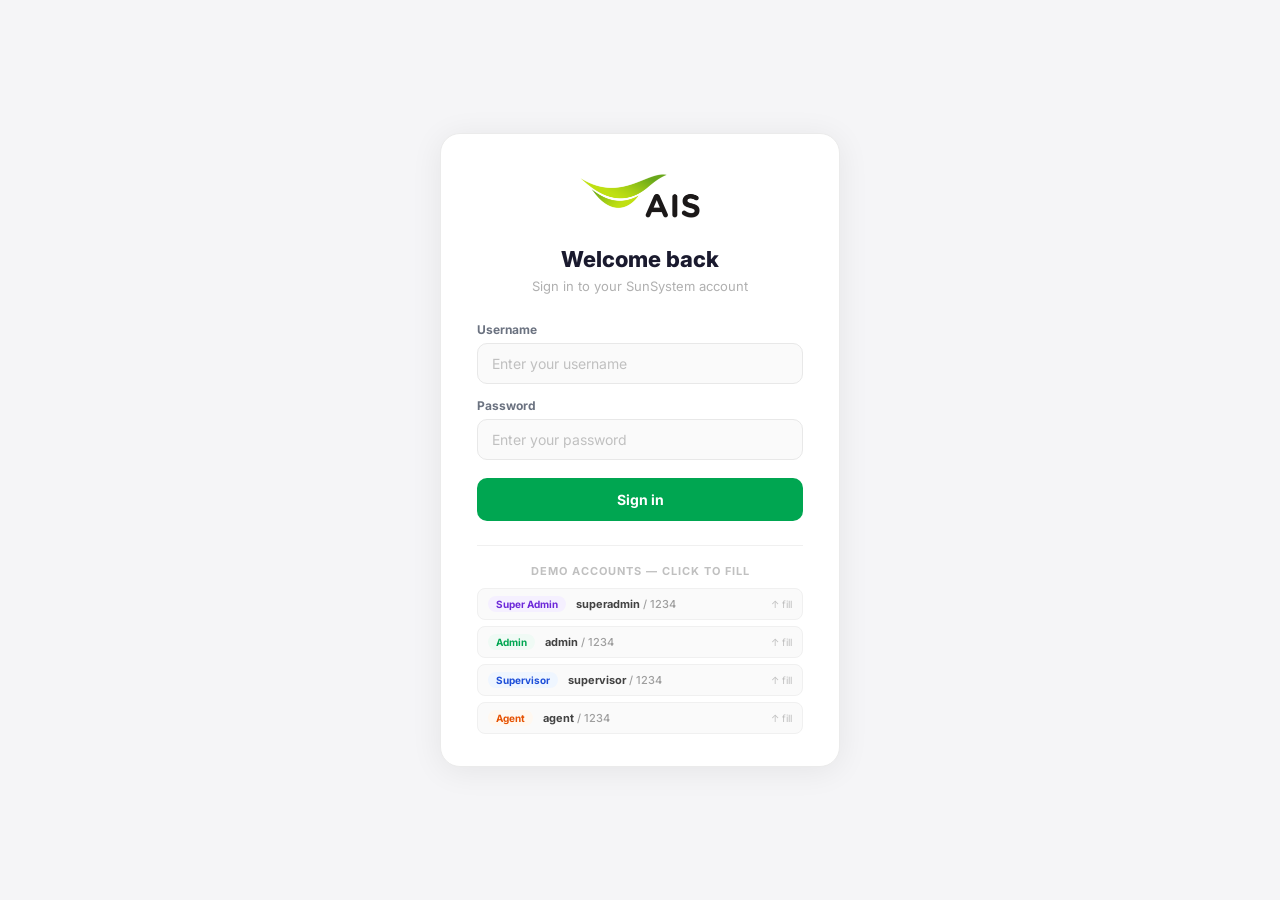
<file: index.html>
<!DOCTYPE html>
<html lang="en">
<head>
  <meta charset="UTF-8" />
  <meta name="viewport" content="width=device-width, initial-scale=1.0"/>
  <title>SunSystem — Dashboard</title>
  <link rel="stylesheet" href="css/main.css" />
</head>
<body>

<!-- SIDEBAR -->
<aside class="sidebar">
  <div class="sidebar-logo">
    <img src="img/Logo.png" alt="SunSystem" class="sidebar-logo-img" />
  </div>

  <div class="nav-section-label">Main Menu</div>

  <div class="nav-item active" data-screen="dashboard" onclick="showScreen('dashboard', this)"> Dashboard </div>
  <div class="nav-item" data-screen="tasks" onclick="showScreen('tasks', this)"> Outbound Tasks <span class="nav-badge" id="nav-running-count">0</span> </div>
  <div class="nav-item" data-screen="inbound" onclick="showScreen('inbound', this)"> Inbound Calls</div>
  <div class="nav-item" data-screen="reports" onclick="showScreen('reports', this)"> Reports</div>

  <div class="nav-section-label">Admin</div>
  <div class="nav-item" data-screen="clients" onclick="showScreen('clients', this)"> Client Accounts </div>
  <div class="nav-item" data-screen="settings" onclick="showScreen('settings', this)"> System Settings </div>
  <div class="nav-item" data-screen="users" onclick="showScreen('users', this)"> User Management </div>

  <div class="sidebar-footer" onclick="Auth_logout()">
    <div class="user-avatar" id="sidebar-user-avatar">A</div>
    <div class="user-info">
      <div class="uname" id="sidebar-user-name">Admin User</div>
      <div class="urole" id="sidebar-user-role">Admin</div>
    </div>
    <span class="logout-icon" title="Logout">↪</span>
  </div>
</aside>

<!-- MAIN -->
<div class="main">

  <!-- Top Bar -->
  <div class="topbar">
    <div class="topbar-breadcrumb">
      <span>Main Menu</span>
      <span class="bc-sep">/</span>
      <span class="bc-current" id="topbar-bc">Dashboard</span>
    </div>

    <div class="topbar-actions">
      <button class="btn-icon" title="Notifications">🔔</button>
    </div>
  </div>

  <!-- Content -->
  <div class="content">

  <!-- DASHBOARD -->
    <div class="screen active" id="screen-dashboard">
      <div class="welcome-banner">
        <h2>Welcome, Admin 👋</h2>
        <p>Manage tasks, track calls, and monitor your AI calling system — all in one place.</p>
      </div>

      <!-- KPI Cards -->
      <div class="kpi-grid">
        <div class="kpi-card">
          <div class="kpi-card-top">
            <div class="kpi-label">Total Tasks</div>
            <div class="kpi-icon ic-red">📋</div>
          </div>
          <div class="kpi-value" id="dash-kpi-total">—</div>
          <div class="kpi-footer">
            <span class="kpi-change-label">in the system</span>
          </div>
        </div>

        <div class="kpi-card">
          <div class="kpi-card-top">
            <div class="kpi-label">Avg Connection Rate</div>
            <div class="kpi-icon ic-green">📡</div>
          </div>
          <div class="kpi-value" id="dash-kpi-connrate">—</div>
          <div class="kpi-footer">
            <span class="kpi-change-label">across running tasks</span>
          </div>
        </div>

        <div class="kpi-card">
          <div class="kpi-card-top">
            <div class="kpi-label">Total Processed</div>
            <div class="kpi-icon ic-blue">📞</div>
          </div>
          <div class="kpi-value" id="dash-kpi-processed">—</div>
          <div class="kpi-footer">
            <span class="kpi-change-label">contacts dialed</span>
          </div>
        </div>

        <div class="kpi-card">
          <div class="kpi-card-top">
            <div class="kpi-label">Active Tasks Right Now</div>
            <div class="kpi-icon ic-orange">⚡</div>
          </div>
          <div class="kpi-value" id="dash-kpi-active">—</div>
          <div class="kpi-footer">
            <span class="kpi-change-label">running</span>
          </div>
        </div>
      </div>

      <!-- Overview + Charts -->
      <div class="chart-grid">
        <div class="overview-box" style="margin-bottom:0;">
          <div class="overview-header">
            <div>
              <h3>Debt Result</h3>
              <div class="overview-highlight">1,860 / 3K <span>50.2% ▲</span></div>
            </div>
            <button class="date-filter">Last Month ▾</button>
          </div>

          <div class="donut-wrap">
            <svg class="donut-svg" width="110" height="110" viewBox="0 0 110 110">
              <circle cx="55" cy="55" r="42" fill="none" stroke="#f5f5f5" stroke-width="16"/>
              <circle cx="55" cy="55" r="42" fill="none" stroke="#00a651" stroke-width="16"
                stroke-dasharray="180 84" stroke-dashoffset="-21" transform="rotate(-90 55 55)"/>
              <circle cx="55" cy="55" r="42" fill="none" stroke="#f0f0f0" stroke-width="16"
                stroke-dasharray="53 211" stroke-dashoffset="-201" transform="rotate(-90 55 55)"/>
              <circle cx="55" cy="55" r="42" fill="none" stroke="#ebebeb" stroke-width="16"
                stroke-dasharray="23 241" stroke-dashoffset="-254" transform="rotate(-90 55 55)"/>
              <circle cx="55" cy="55" r="42" fill="none" stroke="#e0e0e0" stroke-width="16"
                stroke-dasharray="8 256" stroke-dashoffset="-277" transform="rotate(-90 55 55)"/>
              <text x="55" y="51" text-anchor="middle" font-size="13" font-weight="800" fill="#1a1a2e">68.4%</text>
              <text x="55" y="64" text-anchor="middle" font-size="9" fill="#b0b0b0">Connected</text>
            </svg>
            <div class="donut-legend">
              <div class="donut-item"><div class="donut-dot" style="background:#00a651;"></div>Willing to Repay<div class="donut-pct">68.4%</div></div>
              <div class="donut-item"><div class="donut-dot" style="background:#d0d0d0;"></div>Hung Up<div class="donut-pct">20.1%</div></div>
              <div class="donut-item"><div class="donut-dot" style="background:#e0e0e0;"></div>Busy<div class="donut-pct">8.6%</div></div>
              <div class="donut-item"><div class="donut-dot" style="background:#ebebeb;"></div>Transferred<div class="donut-pct">2.9%</div></div>
            </div>
          </div>
        </div>

        <div class="chart-box">
          <div class="chart-box-header">
            🎯 Outbound Calls Connection Rate (Today)
            <span class="chart-sub">All tasks combined</span>
          </div>
          <div class="donut-wrap">
            <svg class="donut-svg" width="110" height="110" viewBox="0 0 110 110">
              <circle cx="55" cy="55" r="42" fill="none" stroke="#f5f5f5" stroke-width="16"/>
              <circle cx="55" cy="55" r="42" fill="none" stroke="#00a651" stroke-width="16"
                stroke-dasharray="180 84" stroke-dashoffset="-21" transform="rotate(-90 55 55)"/>
              <circle cx="55" cy="55" r="42" fill="none" stroke="#f0f0f0" stroke-width="16"
                stroke-dasharray="53 211" stroke-dashoffset="-201" transform="rotate(-90 55 55)"/>
              <circle cx="55" cy="55" r="42" fill="none" stroke="#ebebeb" stroke-width="16"
                stroke-dasharray="23 241" stroke-dashoffset="-254" transform="rotate(-90 55 55)"/>
              <circle cx="55" cy="55" r="42" fill="none" stroke="#e0e0e0" stroke-width="16"
                stroke-dasharray="8 256" stroke-dashoffset="-277" transform="rotate(-90 55 55)"/>
              <text x="55" y="51" text-anchor="middle" font-size="13" font-weight="800" fill="#1a1a2e">68.4%</text>
              <text x="55" y="64" text-anchor="middle" font-size="9" fill="#b0b0b0">Connected</text>
            </svg>
            <div class="donut-legend">
              <div class="donut-item"><div class="donut-dot" style="background:#00a651;"></div>Connected<div class="donut-pct">68.4%</div></div>
              <div class="donut-item"><div class="donut-dot" style="background:#d0d0d0;"></div>Hung Up<div class="donut-pct">20.1%</div></div>
              <div class="donut-item"><div class="donut-dot" style="background:#e0e0e0;"></div>Busy<div class="donut-pct">8.6%</div></div>
              <div class="donut-item"><div class="donut-dot" style="background:#ebebeb;"></div>Transferred<div class="donut-pct">2.9%</div></div>
            </div>
          </div>
        </div>
      </div>

      <!-- Recent Tasks -->
      <div class="section-header">
        <h3>Upcoming / Recent Tasks</h3>
        <div class="spacer"></div>
        <button class="btn btn-outline btn-sm" onclick="showScreen('tasks', document.querySelectorAll('.nav-item')[1])">View All →</button>
      </div>
      <div class="table-wrap">
        <table>
          <thead>
            <tr>
              <th>Task Name</th>
              <th>Client</th>
              <th>Dialogue</th>
              <th>Progress</th>
              <th>Conn. Rate</th>
              <th>Status</th>
              <th>Actions</th>
            </tr>
          </thead>
          <tbody id="dash-task-tbody"><!-- JS renders rows --></tbody>
        </table>
      </div>
    </div>

    <!-- OUTBOUND TASKS -->

    <div class="screen" id="screen-tasks">
      <div class="breadcrumb">Main Menu → <span>Outbound Tasks</span></div>

      <div class="kpi-grid">
        <div class="kpi-card">
          <div class="kpi-card-top"><div class="kpi-label">Total Tasks</div><div class="kpi-icon ic-blue">📋</div></div>
          <div class="kpi-value" id="tasks-kpi-total">—</div>
          <div class="kpi-footer"><span class="kpi-change-label">All time</span></div>
        </div>
        <div class="kpi-card">
          <div class="kpi-card-top"><div class="kpi-label">Running</div><div class="kpi-icon ic-green">▶</div></div>
          <div class="kpi-value" id="tasks-kpi-running">—</div>
          <div class="kpi-footer"><span class="kpi-change up">Active now</span></div>
        </div>
        <div class="kpi-card">
          <div class="kpi-card-top"><div class="kpi-label">Paused</div><div class="kpi-icon ic-orange">⏸</div></div>
          <div class="kpi-value" id="tasks-kpi-paused">—</div>
          <div class="kpi-footer"><span class="kpi-change-label">Ready to resume</span></div>
        </div>
        <div class="kpi-card">
          <div class="kpi-card-top"><div class="kpi-label">Completed</div><div class="kpi-icon ic-red">✓</div></div>
          <div class="kpi-value" id="tasks-kpi-completed">—</div>
          <div class="kpi-footer"><span class="kpi-change-label">All finished</span></div>
        </div>
      </div>

      <!-- Toolbar -->
      <div class="task-card-toolbar">
        <input class="search-input" placeholder="🔍  Search task name…" />
        <button class="filter-btn active" onclick="filterTasks('all',this)">All</button>
        <button class="filter-btn" onclick="filterTasks('running',this)">Running</button>
        <button class="filter-btn" onclick="filterTasks('paused',this)">Paused</button>
        <button class="filter-btn" onclick="filterTasks('completed',this)">Completed</button>
        <button class="filter-btn" onclick="filterTasks('pending',this)">Pending</button>
        <div style="flex:1;"></div>
        <button class="btn btn-primary btn-sm" onclick="openCreateTask()">+ New Task</button>
      </div>

      <!-- Task Grid — populated by JS -->
      <div class="task-card-grid" id="task-card-grid"><!-- JS renders here --></div>
    </div>

    <!-- ════════════════════════════════════
         SCREEN: INBOUND CALLS
    ════════════════════════════════════ -->
    <div class="screen" id="screen-inbound">
      <div class="breadcrumb">Main Menu → <span>Inbound Calls</span></div>

      <div class="kpi-row">
        <div class="kpi-mini"><div class="mval">1,842</div><div class="mlbl">Total Inbound</div></div>
        <div class="kpi-mini"><div class="mval" style="color:#00a651;">72.1%</div><div class="mlbl">Connected</div></div>
        <div class="kpi-mini"><div class="mval">1m 28s</div><div class="mlbl">Avg Duration</div></div>
        <div class="kpi-mini"><div class="mval">4.2%</div><div class="mlbl">Transferred</div></div>
        <div class="kpi-mini"><div class="mval">23.7%</div><div class="mlbl">Hung Up</div></div>
      </div>

      <div class="table-wrap">
        <div class="table-toolbar">
          <input class="search-input" placeholder="🔍  Search by number…" />
          <button class="filter-btn active">Today</button>
          <button class="filter-btn">This Week</button>
          <button class="filter-btn">This Month</button>
          <div style="flex:1;"></div>
          <button class="btn btn-outline btn-sm">⬇ Export</button>
        </div>
        <table>
          <!-- inbound table render -->
          <thead><tr><th>Caller Number</th><th>Client Line</th><th>Date &amp; Time</th><th>Duration</th><th>Connection</th><th>Final Intent</th><th>Resolution Status</th></tr></thead>
          <tbody id="inbound-tbody"></tbody>
        </table>
      </div>
    </div>

    <!-- ════════════════════════════════════
         SCREEN: REPORTS
    ════════════════════════════════════ -->
    <div class="screen" id="screen-reports">
      <div class="breadcrumb">Main Menu → <span>Reports</span></div>

      <div class="kpi-grid">
        <div class="kpi-card">
          <div class="kpi-card-top"><div class="kpi-label">Total Calls (May)</div><div class="kpi-icon ic-red">📞</div></div>
          <div class="kpi-value">94,210</div>
          <div class="kpi-footer"><span class="kpi-change-label">Outbound + Inbound</span></div>
        </div>
        <div class="kpi-card">
          <div class="kpi-card-top"><div class="kpi-label">Avg Connection Rate</div><div class="kpi-icon ic-green">📡</div></div>
          <div class="kpi-value">69.8%</div>
          <div class="kpi-footer"><span class="kpi-change-label">Across all tasks in May</span></div>
        </div>
        <div class="kpi-card">
          <div class="kpi-card-top"><div class="kpi-label">Avg Call Duration</div><div class="kpi-icon ic-blue">⏱</div></div>
          <div class="kpi-value">1m 38s</div>
          <div class="kpi-footer"><span class="kpi-change-label">Per connected call</span></div>
        </div>
        <div class="kpi-card">
          <div class="kpi-card-top"><div class="kpi-label">Transfer to Human</div><div class="kpi-icon ic-orange">🔀</div></div>
          <div class="kpi-value">3.9%</div>
          <div class="kpi-footer"><span class="kpi-change-label">Of all connected calls</span></div>
        </div>
      </div>

      <div class="chart-grid">
        <div class="chart-box">
          <div class="chart-box-header">📈 Daily Call Volume (May) <span class="chart-sub">Outbound only</span></div>
          <div class="chart-body" style="align-items:flex-end; padding:8px 18px 18px;">
            <div class="bar-col"><div class="bar-val" style="font-size:9px;">5.2K</div><div class="bar" style="height:52px;background:#f5f5f5;"></div><div class="bar-label">1</div></div>
            <div class="bar-col"><div class="bar-val" style="font-size:9px;">7.8K</div><div class="bar" style="height:78px;background:#f0f0f0;"></div><div class="bar-label">2</div></div>
            <div class="bar-col"><div class="bar-val" style="font-size:9px;">6.1K</div><div class="bar" style="height:61px;background:#ebebeb;"></div><div class="bar-label">3</div></div>
            <div class="bar-col"><div class="bar-val" style="font-size:9px;">8.4K</div><div class="bar" style="height:84px;background:#e8e8e8;"></div><div class="bar-label">4</div></div>
            <div class="bar-col"><div class="bar-val" style="font-size:9px;">9.2K</div><div class="bar" style="height:92px;background:#e8e8e8;"></div><div class="bar-label">5</div></div>
            <div class="bar-col"><div class="bar-val" style="font-size:9px;">4.0K</div><div class="bar" style="height:40px;background:#f0f0f0;"></div><div class="bar-label">6</div></div>
            <div class="bar-col"><div class="bar-val" style="font-size:9px;">4.5K</div><div class="bar" style="height:45px;background:#f0f0f0;"></div><div class="bar-label">7</div></div>
            <div class="bar-col"><div class="bar-val" style="font-size:9px;">10.1K</div><div class="bar" style="height:101px;background:#e0e0e0;"></div><div class="bar-label">8</div></div>
            <div class="bar-col"><div class="bar-val" style="font-size:9px;">9.8K</div><div class="bar" style="height:98px;background:#e0e0e0;"></div><div class="bar-label">9</div></div>
            <div class="bar-col"><div class="bar-val" style="font-size:9px;">11.2K</div><div class="bar" style="height:112px;background:#d8d8d8;"></div><div class="bar-label">10</div></div>
            <div class="bar-col"><div class="bar-val" style="font-size:9px;">9.5K</div><div class="bar" style="height:95px;background:#e0e0e0;"></div><div class="bar-label">11</div></div>
            <div class="bar-col"><div class="bar-val" style="font-size:9px;">8.4K</div><div class="bar" style="height:84px;background:#e0e0e0;"></div><div class="bar-label">12</div></div>
            <div class="bar-col"><div class="bar-val" style="font-size:9px;">10.0K</div><div class="bar" style="height:100px;background:#d8d8d8;"></div><div class="bar-label">13</div></div>
            <div class="bar-col"><div class="bar-val" style="font-size:9px;color:#00a651;font-weight:800;">8.6K</div><div class="bar" style="height:86px;background:#00a651;"></div><div class="bar-label" style="color:#00a651;font-weight:700;">14</div></div>
          </div>
        </div>

        <div class="chart-box">
          <div class="chart-box-header">🏷️ Final Intent Breakdown (May) <span class="chart-sub">All inbound calls</span></div>
          <div style="padding:14px 20px 18px;display:flex;flex-direction:column;gap:11px;">
            <div>
              <div style="display:flex;justify-content:space-between;font-size:11px;font-weight:600;margin-bottom:5px;color:#6b7280;"><span><span class="intent-tag intent-ekyc" style="font-size:10px;padding:2px 7px;">TAG_PROBLEM_OPENACCOUNT</span></span><span style="color:#1a1a2e;font-weight:800;">31.2%</span></div>
              <div class="progress-bar" style="max-width:100%;height:6px;"><div class="progress-fill" style="width:31.2%;background:#7c3aed;"></div></div>
            </div>
            <div>
              <div style="display:flex;justify-content:space-between;font-size:11px;font-weight:600;margin-bottom:5px;color:#6b7280;"><span><span class="intent-tag intent-ndid" style="font-size:10px;padding:2px 7px;">TAG_PROBLEM_NDID</span></span><span style="color:#1a1a2e;font-weight:800;">22.4%</span></div>
              <div class="progress-bar" style="max-width:100%;height:6px;"><div class="progress-fill" style="width:22.4%;background:#ea580c;"></div></div>
            </div>
            <div>
              <div style="display:flex;justify-content:space-between;font-size:11px;font-weight:600;margin-bottom:5px;color:#6b7280;"><span><span class="intent-tag intent-ekyc" style="font-size:10px;padding:2px 7px;">TAG_FACESCAN_PROBLEM</span></span><span style="color:#1a1a2e;font-weight:800;">15.8%</span></div>
              <div class="progress-bar" style="max-width:100%;height:6px;"><div class="progress-fill" style="width:15.8%;background:#7c3aed;opacity:0.6;"></div></div>
            </div>
            <div>
              <div style="display:flex;justify-content:space-between;font-size:11px;font-weight:600;margin-bottom:5px;color:#6b7280;"><span><span class="intent-tag intent-inquiry" style="font-size:10px;padding:2px 7px;">TAG_INQUIRY_ACCOUNT</span></span><span style="color:#1a1a2e;font-weight:800;">16.5%</span></div>
              <div class="progress-bar" style="max-width:100%;height:6px;"><div class="progress-fill" style="width:16.5%;background:#0284c7;"></div></div>
            </div>
            <div>
              <div style="display:flex;justify-content:space-between;font-size:11px;font-weight:600;margin-bottom:5px;color:#6b7280;"><span><span class="intent-tag intent-dipchip" style="font-size:10px;padding:2px 7px;">DIPCHIP_SEARCHLOC</span></span><span style="color:#1a1a2e;font-weight:800;">8.3%</span></div>
              <div class="progress-bar" style="max-width:100%;height:6px;"><div class="progress-fill" style="width:8.3%;background:#059669;"></div></div>
            </div>
            <div>
              <div style="display:flex;justify-content:space-between;font-size:11px;font-weight:600;margin-bottom:5px;color:#6b7280;"><span><span class="intent-tag intent-faq" style="font-size:10px;padding:2px 7px;">Other Intents</span></span><span style="color:#1a1a2e;font-weight:800;">5.8%</span></div>
              <div class="progress-bar" style="max-width:100%;height:6px;"><div class="progress-fill" style="width:5.8%;background:#b0b0b0;"></div></div>
            </div>
          </div>
        </div>
      </div>

      <div class="section-header"><h3>Export Reports</h3></div>
      <div class="table-wrap">
        <div class="table-toolbar">
          <select class="search-input" style="width:150px;cursor:pointer;">
            <option>All Clients</option><option>AIS</option><option>SCB Bank</option><option>AIS</option>
          </select>
          <input type="date" class="search-input" style="width:140px;" value="2026-05-01"/>
          <span style="color:#b0b0b0;font-size:12px;">to</span>
          <input type="date" class="search-input" style="width:140px;" value="2026-05-14"/>
          <button class="btn btn-primary btn-sm">Apply</button>
          <div style="flex:1;"></div>
          <button class="btn btn-outline btn-sm">⬇ Excel</button>
          <button class="btn btn-outline btn-sm">⬇ CSV</button>
        </div>
        <table>
          <thead><tr><th>Task Name</th><th>Client</th><th>Total</th><th>Connected</th><th>Conn. Rate</th><th>Avg Duration</th><th>Transferred</th><th>Completed</th></tr></thead>
          <tbody>
            <tr><td>Appointment Reminder Apr</td><td>Bank</td><td>10,000</td><td>7,430</td><td><span class="rate-good">74.3%</span></td><td>1m 52s</td><td>310 (3.1%)</td><td>30 Apr 2026</td></tr>
            <tr><td>Debt Collection Mar</td><td>AIS</td><td>40,000</td><td>27,800</td><td><span class="rate-good">69.5%</span></td><td>2m 05s</td><td>890 (2.2%)</td><td>28 Apr 2026</td></tr>
            <tr><td>Survey Campaign Apr</td><td>AIS</td><td>25,000</td><td>16,250</td><td><span class="rate-mid">65.0%</span></td><td>1m 20s</td><td>450 (1.8%)</td><td>20 Apr 2026</td></tr>
          </tbody>
        </table>
      </div>
    </div>

    <!-- ════════════════════════════════════
         SCREEN: CLIENT ACCOUNTS
    ════════════════════════════════════ -->
    <div class="screen" id="screen-clients">
      <div class="breadcrumb">Main Menu → Admin → <span>Client Accounts</span></div>
      <div class="health-grid">
        <div class="health-card"><div class="hc-label">Total Clients</div><div class="hc-val hc-ok">4</div></div>
        <div class="health-card"><div class="hc-label">Active</div><div class="hc-val hc-ok">3</div></div>
        <div class="health-card"><div class="hc-label">Inactive</div><div class="hc-val hc-warn">1</div></div>
      </div>
      <div class="section-header"><h3>Client List</h3><div class="spacer"></div><button class="btn btn-primary btn-sm">+ Add Client</button></div>

      <div class="client-card">
        <div class="client-avatar" style="background:#fff0f3;">🏢</div>
        <div class="client-info">
          <div class="cname">AIS <span class="tag tag-A" style="margin-left:8px;font-size:10px;">Active</span></div>
          <div class="cdetail">advance.info@ais.th &nbsp;·&nbsp; 2 Caller Lines &nbsp;·&nbsp; 3 Active Tasks</div>
        </div>
        <div class="client-stats">
          <div class="client-stat"><div class="sv">38</div><div class="sl">Total Tasks</div></div>
          <div class="client-stat"><div class="sv" style="color:#00a651;">69.4%</div><div class="sl">Avg Conn.</div></div>
        </div>
        <button class="action-btn action-btn-view" style="margin-left:12px;">Manage</button>
      </div>
      <div class="client-card">
        <div class="client-avatar" style="background:#f0faf4;">🏦</div>
        <div class="client-info">
          <div class="cname">AIS <span class="tag tag-A" style="margin-left:8px;font-size:10px;">Active</span></div>
          <div class="cdetail">ops@AIS.co.th &nbsp;·&nbsp; 1 Caller Line &nbsp;·&nbsp; 1 Active Task</div>
        </div>
        <div class="client-stats">
          <div class="client-stat"><div class="sv">15</div><div class="sl">Total Tasks</div></div>
          <div class="client-stat"><div class="sv" style="color:#00a651;">72.1%</div><div class="sl">Avg Conn.</div></div>
        </div>
        <button class="action-btn action-btn-view" style="margin-left:12px;">Manage</button>
      </div>
      <div class="client-card">
        <div class="client-avatar" style="background:#f5f0ff;">📡</div>
        <div class="client-info">
          <div class="cname">AIS <span class="tag tag-A" style="margin-left:8px;font-size:10px;">Active</span></div>
          <div class="cdetail">tech@AIS.th &nbsp;·&nbsp; 2 Caller Lines &nbsp;·&nbsp; 1 Active Task</div>
        </div>
        <div class="client-stats">
          <div class="client-stat"><div class="sv">22</div><div class="sl">Total Tasks</div></div>
          <div class="client-stat"><div class="sv" style="color:#00a651;">65.8%</div><div class="sl">Avg Conn.</div></div>
        </div>
        <button class="action-btn action-btn-view" style="margin-left:12px;">Manage</button>
      </div>
      <div class="client-card" style="opacity:0.55;">
        <div class="client-avatar" style="background:#fff8f0;">🍕</div>
        <div class="client-info">
          <div class="cname">Pizza Brand Co. <span class="tag tag-D" style="margin-left:8px;font-size:10px;">Inactive</span></div>
          <div class="cdetail">contact@pizzabrand.th &nbsp;·&nbsp; 0 Active Tasks</div>
        </div>
        <div class="client-stats">
          <div class="client-stat"><div class="sv">5</div><div class="sl">Total Tasks</div></div>
          <div class="client-stat"><div class="sv">—</div><div class="sl">Avg Conn.</div></div>
        </div>
        <button class="action-btn action-btn-start" style="margin-left:12px;">Activate</button>
      </div>
    </div>

    <!-- ════════════════════════════════════
         SCREEN: USER MANAGEMENT
    ════════════════════════════════════ -->
    <div class="screen" id="screen-users">
      <div class="breadcrumb">Admin → <span>User Management</span></div>

      <div class="health-grid" style="grid-template-columns: repeat(3,1fr);">
        <div class="health-card"><div class="hc-label">Total Users</div><div class="hc-val" id="users-kpi-total">—</div></div>
        <div class="health-card"><div class="hc-label">Active</div><div class="hc-val hc-ok" id="users-kpi-active">—</div></div>
        <div class="health-card"><div class="hc-label">Inactive</div><div class="hc-val hc-warn" id="users-kpi-inactive">—</div></div>
      </div>

      <div class="section-header">
        <h3>Users</h3>
        <div class="spacer"></div>
        <button class="btn btn-primary btn-sm" onclick="Users_openAdd()">+ Add User</button>
      </div>

      <div class="table-wrap">
        <table>
          <thead><tr><th>Name</th><th>Username</th><th>Role</th><th>Status</th><th>Created</th><th>Actions</th></tr></thead>
          <tbody id="users-tbody"></tbody>
        </table>
      </div>

      <!-- Role Permissions Reference -->
      <div class="section-header" style="margin-top:8px;">
        <h3>Role Permissions</h3>
        <div class="spacer"></div>
        <span style="font-size:11px;color:#b0b0b0;font-weight:500;">What each role can access and do</span>
      </div>

      <div class="perm-matrix-wrap">

        <!-- Role header cards -->
        <div class="perm-role-headers">
          <div class="perm-feature-col"></div>
          <div class="perm-role-card role-card-superadmin">
            <span class="role-badge role-superadmin">Super Admin</span>
            <p>Full access to everything including user management</p>
          </div>
          <div class="perm-role-card role-card-admin">
            <span class="role-badge role-admin">Admin</span>
            <p>Full access except managing other users</p>
          </div>
          <div class="perm-role-card role-card-supervisor">
            <span class="role-badge role-supervisor">Supervisor</span>
            <p>Can monitor tasks and calls, view reports</p>
          </div>
          <div class="perm-role-card role-card-agent">
            <span class="role-badge role-agent">Agent</span>
            <p>Inbound calls only — no admin access</p>
          </div>
        </div>

        <!-- Permission rows -->
        <div class="perm-row perm-row-group-label">
          <div class="perm-feature-col">Pages</div>
          <div></div><div></div><div></div><div></div>
        </div>

        <div class="perm-row">
          <div class="perm-feature-col">Dashboard</div>
          <div class="perm-cell perm-yes">✓</div>
          <div class="perm-cell perm-yes">✓</div>
          <div class="perm-cell perm-yes">✓</div>
          <div class="perm-cell perm-no">—</div>
        </div>
        <div class="perm-row">
          <div class="perm-feature-col">Outbound Tasks</div>
          <div class="perm-cell perm-yes">✓</div>
          <div class="perm-cell perm-yes">✓</div>
          <div class="perm-cell perm-yes">✓</div>
          <div class="perm-cell perm-no">—</div>
        </div>
        <div class="perm-row">
          <div class="perm-feature-col">Inbound Calls</div>
          <div class="perm-cell perm-yes">✓</div>
          <div class="perm-cell perm-yes">✓</div>
          <div class="perm-cell perm-yes">✓</div>
          <div class="perm-cell perm-yes">✓</div>
        </div>
        <div class="perm-row">
          <div class="perm-feature-col">Reports</div>
          <div class="perm-cell perm-yes">✓</div>
          <div class="perm-cell perm-yes">✓</div>
          <div class="perm-cell perm-yes">✓</div>
          <div class="perm-cell perm-no">—</div>
        </div>
        <div class="perm-row">
          <div class="perm-feature-col">Client Accounts</div>
          <div class="perm-cell perm-yes">✓</div>
          <div class="perm-cell perm-yes">✓</div>
          <div class="perm-cell perm-no">—</div>
          <div class="perm-cell perm-no">—</div>
        </div>
        <div class="perm-row">
          <div class="perm-feature-col">System Settings</div>
          <div class="perm-cell perm-yes">✓</div>
          <div class="perm-cell perm-yes">✓</div>
          <div class="perm-cell perm-no">—</div>
          <div class="perm-cell perm-no">—</div>
        </div>
        <div class="perm-row">
          <div class="perm-feature-col">User Management</div>
          <div class="perm-cell perm-yes">✓</div>
          <div class="perm-cell perm-no">—</div>
          <div class="perm-cell perm-no">—</div>
          <div class="perm-cell perm-no">—</div>
        </div>

        <div class="perm-row perm-row-group-label">
          <div class="perm-feature-col">Outbound Tasks</div>
          <div></div><div></div><div></div><div></div>
        </div>

        <div class="perm-row">
          <div class="perm-feature-col">Create new task</div>
          <div class="perm-cell perm-yes">✓</div>
          <div class="perm-cell perm-yes">✓</div>
          <div class="perm-cell perm-no">—</div>
          <div class="perm-cell perm-no">—</div>
        </div>
        <div class="perm-row">
          <div class="perm-feature-col">Pause / Resume task</div>
          <div class="perm-cell perm-yes">✓</div>
          <div class="perm-cell perm-yes">✓</div>
          <div class="perm-cell perm-view">View only</div>
          <div class="perm-cell perm-no">—</div>
        </div>
        <div class="perm-row">
          <div class="perm-feature-col">Delete task</div>
          <div class="perm-cell perm-yes">✓</div>
          <div class="perm-cell perm-yes">✓</div>
          <div class="perm-cell perm-no">—</div>
          <div class="perm-cell perm-no">—</div>
        </div>

        <div class="perm-row perm-row-group-label">
          <div class="perm-feature-col">Inbound Calls</div>
          <div></div><div></div><div></div><div></div>
        </div>

        <div class="perm-row">
          <div class="perm-feature-col">View call list &amp; transcript</div>
          <div class="perm-cell perm-yes">✓</div>
          <div class="perm-cell perm-yes">✓</div>
          <div class="perm-cell perm-yes">✓</div>
          <div class="perm-cell perm-yes">✓</div>
        </div>
        <div class="perm-row">
          <div class="perm-feature-col">Download MP3 / Transcript</div>
          <div class="perm-cell perm-yes">✓</div>
          <div class="perm-cell perm-yes">✓</div>
          <div class="perm-cell perm-yes">✓</div>
          <div class="perm-cell perm-yes">✓</div>
        </div>

        <div class="perm-row perm-row-group-label">
          <div class="perm-feature-col">Admin</div>
          <div></div><div></div><div></div><div></div>
        </div>

        <div class="perm-row">
          <div class="perm-feature-col">Manage SIP Trunks</div>
          <div class="perm-cell perm-yes">✓</div>
          <div class="perm-cell perm-yes">✓</div>
          <div class="perm-cell perm-no">—</div>
          <div class="perm-cell perm-no">—</div>
        </div>
        <div class="perm-row">
          <div class="perm-feature-col">Manage AI Dialogues</div>
          <div class="perm-cell perm-yes">✓</div>
          <div class="perm-cell perm-yes">✓</div>
          <div class="perm-cell perm-no">—</div>
          <div class="perm-cell perm-no">—</div>
        </div>
        <div class="perm-row">
          <div class="perm-feature-col">Add / Edit users</div>
          <div class="perm-cell perm-yes">✓</div>
          <div class="perm-cell perm-no">—</div>
          <div class="perm-cell perm-no">—</div>
          <div class="perm-cell perm-no">—</div>
        </div>
        <div class="perm-row" style="border-bottom:none;">
          <div class="perm-feature-col">Export reports</div>
          <div class="perm-cell perm-yes">✓</div>
          <div class="perm-cell perm-yes">✓</div>
          <div class="perm-cell perm-yes">✓</div>
          <div class="perm-cell perm-no">—</div>
        </div>

      </div><!-- /perm-matrix-wrap -->
    </div>

    <!-- ════════════════════════════════════
         SCREEN: SYSTEM SETTINGS
    ════════════════════════════════════ -->
    <div class="screen" id="screen-settings">
      <div class="breadcrumb">Main Menu → Admin → <span>System Settings</span></div>
      <div class="section-header"><h3>System Health</h3></div>
      <div class="health-grid">
        <div class="health-card"><div class="hc-label">Calling Engine</div><div class="hc-val hc-ok"><span class="hc-dot hc-dot-ok"></span>Online</div></div>
        <div class="health-card"><div class="hc-label">Active Bot Lines</div><div class="hc-val hc-ok">5 / 5</div></div>
        <div class="health-card"><div class="hc-label">API Gateway</div><div class="hc-val hc-ok"><span class="hc-dot hc-dot-ok"></span>Online</div></div>
        <div class="health-card"><div class="hc-label">DB Status</div><div class="hc-val hc-ok"><span class="hc-dot hc-dot-ok"></span>Healthy</div></div>
        <div class="health-card"><div class="hc-label">Error Queue</div><div class="hc-val hc-warn"><span class="hc-dot hc-dot-warn"></span>3 Errors</div></div>
        <div class="health-card"><div class="hc-label">Calls Today</div><div class="hc-val" style="color:#1a1a2e;">8,430</div></div>
      </div>
      <div class="section-header"><h3>AI Dialogue Management</h3></div>
      <div class="table-wrap">
        <div class="table-toolbar"><button class="btn btn-primary btn-sm">+ Add Dialogue</button></div>
        <table>
          <thead><tr><th>Dialogue Name</th><th>Type</th><th>Language</th><th>Used By</th><th>Tasks</th><th>Status</th><th>Actions</th></tr></thead>
          <tbody>
            <tr><td>Debt Reminder v3</td><td>Debt Collection</td><td>Thai</td><td>AIS</td><td>12</td><td><span class="status status-running">Active</span></td><td><button class="action-btn action-btn-view">Edit</button></td></tr>
            <tr><td>Upsell Package B</td><td>Upsell</td><td>Thai</td><td>AIS</td><td>8</td><td><span class="status status-running">Active</span></td><td><button class="action-btn action-btn-view">Edit</button></td></tr>
            <tr><td>Appointment v2</td><td>Appointment</td><td>Thai/EN</td><td>SCB Bank</td><td>6</td><td><span class="status status-running">Active</span></td><td><button class="action-btn action-btn-view">Edit</button></td></tr>
            <tr><td>Survey v1</td><td>Survey</td><td>Thai</td><td>AIS</td><td>3</td><td><span class="status status-paused">Draft</span></td><td><button class="action-btn action-btn-view">Edit</button></td></tr>
          </tbody>
        </table>
      </div>
      <div class="section-header"><h3>SIP Trunk Configuration</h3></div>
      <div class="table-wrap">
        <div class="table-toolbar">
          <button class="btn btn-primary btn-sm" onclick="SIP_openAdd()">+ Add Trunk</button>
        </div>
        <table>
          <thead>
            <tr>
              <th>Trunk Name</th>
              <th>Host / IP</th>
              <th>Port</th>
              <th>Protocol</th>
              <th>Codec</th>
              <th>Max Calls</th>
              <th>Assigned Client</th>
              <th>Status</th>
              <th>Actions</th>
            </tr>
          </thead>
          <tbody id="sip-trunk-tbody"></tbody>
        </table>
      </div>
    </div>

  </div><!-- /content -->
</div><!-- /main -->

<!-- ══════════════════════════════════════════
     MODAL: TASK DETAIL
══════════════════════════════════════════ -->
<div class="modal-overlay" id="modal-taskDetail" onclick="closeModalIfOverlay(event, 'taskDetail')">
  <div class="modal">
    <div class="modal-header">
      <div class="modal-header-icon">📋</div>
      <div>
        <h3 id="td-title">Debt Collection Q2 2026</h3>
        <p id="td-subtitle">AIS · Debt Reminder v3 · Created 2 May 2026</p>
      </div>
      <span id="td-status" class="status status-running" style="margin-left:auto;">Running</span>
      <button class="modal-close" onclick="closeModal('taskDetail')">✕</button>
    </div>

    <div class="task-kpi-bar">
      <div class="task-kpi-item"><div class="val" id="td-contacts">50,000</div><div class="lbl">Total Contacts</div></div>
      <div class="task-kpi-item"><div class="val" id="td-connrate" style="color:#00a651;">71.2%</div><div class="lbl">Connection Rate</div></div>
      <div class="task-kpi-item"><div class="val" id="td-processed">36,000</div><div class="lbl">Processed</div></div>
      <div class="task-kpi-item"><div class="val" id="td-avgdur">1m 58s</div><div class="lbl">Avg Duration</div></div>
    </div>

    <div class="tabs">
      <button class="tab-btn active" onclick="showTab('overview', this)">Overview</button>
      <button class="tab-btn" onclick="showTab('processing', this)">Processing (1,240)</button>
      <button class="tab-btn" onclick="showTab('completed', this)">Completed (34,760)</button>
      <button class="tab-btn" onclick="showTab('callrecords', this)">Call Records</button>
      <button class="tab-btn" onclick="showTab('tSettings', this)">Settings</button>
    </div>

    <div class="tab-content active" id="tab-overview">
      <div style="display:grid;grid-template-columns:1fr 1fr;gap:20px;">
        <div>
          <div style="font-size:11px;font-weight:700;color:#b0b0b0;letter-spacing:1px;text-transform:uppercase;margin-bottom:10px;">Task Info</div>
          <table class="info-table">
            <tr><td>Client</td><td id="td-info-client">AIS</td></tr>
            <tr><td>Dialogue</td><td id="td-info-dialogue">Debt Reminder v3</td></tr>
            <tr><td>Caller Line</td><td id="td-info-line">AIS Line 1 (+66 2 000 0001)</td></tr>
            <tr><td>Created</td><td id="td-info-created">2 May 2026, 09:00</td></tr>
            <tr><td>Work Period</td><td id="td-info-period">Mon–Fri, 09:00–17:00</td></tr>
            <tr><td>Max Retries</td><td id="td-info-retries">3 attempts</td></tr>
          </table>
        </div>
        <div>
          <div style="font-size:11px;font-weight:700;color:#b0b0b0;letter-spacing:1px;text-transform:uppercase;margin-bottom:10px;">Outcome Breakdown</div>
          <div style="display:flex;flex-direction:column;gap:10px;">
            <div><div style="display:flex;justify-content:space-between;font-size:12px;color:#6b7280;font-weight:600;margin-bottom:5px;"><span>Connected</span><span style="color:#1a1a2e;font-weight:800;">25,612 (71.2%)</span></div><div class="progress-bar" style="max-width:100%;"><div class="progress-fill" style="width:71.2%;"></div></div></div>
            <div><div style="display:flex;justify-content:space-between;font-size:12px;color:#6b7280;font-weight:600;margin-bottom:5px;"><span>Hung Up</span><span style="color:#1a1a2e;font-weight:800;">6,840 (19.0%)</span></div><div class="progress-bar" style="max-width:100%;"><div class="progress-fill" style="width:19%;background:#c8c8c8;"></div></div></div>
            <div><div style="display:flex;justify-content:space-between;font-size:12px;color:#6b7280;font-weight:600;margin-bottom:5px;"><span>Busy</span><span style="color:#1a1a2e;font-weight:800;">2,880 (8.0%)</span></div><div class="progress-bar" style="max-width:100%;"><div class="progress-fill" style="width:8%;background:#d8d8d8;"></div></div></div>
            <div><div style="display:flex;justify-content:space-between;font-size:12px;color:#6b7280;font-weight:600;margin-bottom:5px;"><span>Transferred</span><span style="color:#1a1a2e;font-weight:800;">428 (1.2%)</span></div><div class="progress-bar" style="max-width:100%;"><div class="progress-fill" style="width:1.2%;background:#e8e8e8;"></div></div></div>
          </div>
        </div>
      </div>
      <div style="margin-top:16px;display:flex;gap:8px;">
        <button class="btn btn-outline btn-sm">⬇ Export Results</button>
        <button class="btn btn-sm" style="background:#fff8f0;color:#e65100;border:1px solid #ffe0cc;">⏸ Pause Task</button>
      </div>
    </div>

    <div class="tab-content" id="tab-processing">
      <div class="alert alert-info" style="margin-bottom:12px;">🔄 1,240 contacts are currently being dialed by the calling engine.</div>
      <table>
        <thead><tr><th>Phone Number</th><th>Status</th><th>Attempt</th><th>Started</th></tr></thead>
        <tbody>
          <tr><td>+66 81 234 5678</td><td><span class="status status-running">Dialing</span></td><td>1st</td><td>14:32:05</td></tr>
          <tr><td>+66 89 876 5432</td><td><span class="status status-running">In Call</span></td><td>2nd</td><td>14:31:48</td></tr>
          <tr><td>+66 92 111 2233</td><td><span class="status status-paused">Ringing</span></td><td>1st</td><td>14:32:01</td></tr>
          <tr><td>+66 85 444 9900</td><td><span class="status status-running">In Call</span></td><td>1st</td><td>14:31:55</td></tr>
        </tbody>
      </table>
    </div>

    <div class="tab-content" id="tab-completed">
      <table>
        <thead><tr><th>Phone Number</th><th>Outcome</th><th>Duration</th><th>Final Intent</th><th>Resolution Status</th><th>Completed</th></tr></thead>
        <tbody>
          <tr><td>+66 81 111 2222</td><td><span class="status status-connected">Connected</span></td><td>2m 14s</td><td><span class="intent-tag intent-ekyc">TAG_PROBLEM_OPENACCOUNT</span></td><td><span class="res-tag res-transferred">Transferred</span></td><td>14:28:40</td></tr>
          <tr><td>+66 89 333 4444</td><td><span class="status status-noanswer">Hung Up</span></td><td>—</td><td>—</td><td>—</td><td>14:28:55</td></tr>
          <tr><td>+66 92 555 6666</td><td><span class="status status-connected">Connected</span></td><td>3m 02s</td><td><span class="intent-tag intent-ndid">TAG_PROBLEM_NDID</span></td><td><span class="res-tag res-resolved">Resolved</span></td><td>14:29:10</td></tr>
          <tr><td>+66 85 777 8888</td><td><span class="status status-transfer">Transferred</span></td><td>1m 37s</td><td><span class="intent-tag intent-ekyc">TAG_FACESCAN_PROBLEM</span></td><td><span class="res-tag res-escalated">Escalated</span></td><td>14:29:30</td></tr>
          <tr><td>+66 94 321 0099</td><td><span class="status status-connected">Connected</span></td><td>1m 52s</td><td><span class="intent-tag intent-inquiry">TAG_INQUIRY_ACCOUNT</span></td><td><span class="res-tag res-resolved">Resolved</span></td><td>14:30:05</td></tr>
          <tr><td>+66 91 008 2255</td><td><span class="status status-connected">Connected</span></td><td>1m 14s</td><td><span class="intent-tag intent-faq">FAQ_CLICXAPP_REGISTRATION</span></td><td><span class="res-tag res-resolved">Resolved</span></td><td>14:31:20</td></tr>
        </tbody>
      </table>
    </div>

    <div class="tab-content" id="tab-callrecords">
      <div style="display:flex;gap:8px;margin-bottom:12px;align-items:center;">
        <input class="search-input" placeholder="🔍  Search by number…" style="width:200px;"/>
        <select class="search-input" style="width:160px;cursor:pointer;">
          <option>All Intents</option>
          <option>TAG_PROBLEM_OPENACCOUNT</option>
          <option>TAG_PROBLEM_NDID</option>
          <option>TAG_FACESCAN_PROBLEM</option>
          <option>TAG_INQUIRY_ACCOUNT</option>
          <option>DIPCHIP_SEARCHLOC</option>
        </select>
        <div style="flex:1;"></div>
        <button class="btn btn-outline btn-sm">⬇ Export</button>
      </div>
      <table>
        <thead><tr><th>Call ID</th><th>Phone</th><th>Time</th><th>Duration</th><th>Outcome</th><th>Final Intent</th><th>Resolution</th></tr></thead>
        <tbody>
          <tr><td style="color:#b0b0b0;font-size:11px;">#29841</td><td>+66 81 111 2222</td><td>14:28:40</td><td>2m 14s</td><td><span class="status status-connected">Connected</span></td><td><span class="intent-tag intent-ekyc">TAG_PROBLEM_OPENACCOUNT</span></td><td><span class="res-tag res-transferred">Transferred</span></td></tr>
          <tr><td style="color:#b0b0b0;font-size:11px;">#29842</td><td>+66 89 333 4444</td><td>14:28:55</td><td>—</td><td><span class="status status-noanswer">Hung Up</span></td><td>—</td><td>—</td></tr>
          <tr><td style="color:#b0b0b0;font-size:11px;">#29843</td><td>+66 92 555 6666</td><td>14:29:10</td><td>3m 02s</td><td><span class="status status-connected">Connected</span></td><td><span class="intent-tag intent-ndid">TAG_PROBLEM_NDID</span></td><td><span class="res-tag res-resolved">Resolved</span></td></tr>
          <tr><td style="color:#b0b0b0;font-size:11px;">#29844</td><td>+66 85 777 8888</td><td>14:29:30</td><td>1m 37s</td><td><span class="status status-transfer">Transferred</span></td><td><span class="intent-tag intent-ekyc">TAG_FACESCAN_PROBLEM</span></td><td><span class="res-tag res-escalated">Escalated</span></td></tr>
          <tr><td style="color:#b0b0b0;font-size:11px;">#29845</td><td>+66 94 321 0099</td><td>14:30:05</td><td>1m 52s</td><td><span class="status status-connected">Connected</span></td><td><span class="intent-tag intent-dipchip">DIPCHIP_SEARCHLOC</span></td><td><span class="res-tag res-resolved">Resolved</span></td></tr>
        </tbody>
      </table>
    </div>

    <div class="tab-content" id="tab-tSettings">
      <div style="display:grid;grid-template-columns:1fr 1fr;gap:14px;">
        <div class="form-group"><div class="form-label">Task Name</div><input class="form-input" value="Debt Collection Q2 2026"/></div>
        <div class="form-group"><div class="form-label">AI Dialogue</div><select class="form-select"><option selected>Debt Reminder v3</option></select></div>
        <div class="form-group"><div class="form-label">Caller Line</div><select class="form-select"><option selected>AIS Line 1 (+66 2 000 0001)</option></select></div>
        <div class="form-group"><div class="form-label">Max Retries</div><select class="form-select"><option>3 attempts</option></select></div>
        <div class="form-group"><div class="form-label">Work Start</div><input class="form-input" value="09:00"/></div>
        <div class="form-group"><div class="form-label">Work End</div><input class="form-input" value="17:00"/></div>
      </div>
      <div style="margin-top:16px;"><button class="btn btn-primary btn-sm">Save Changes</button></div>
    </div>
  </div>
</div>

<!-- ══════════════════════════════════════════
     MODAL: CREATE TASK
══════════════════════════════════════════ -->
<div class="modal-overlay" id="modal-createTask" onclick="closeModalIfOverlay(event, 'createTask')">
  <div class="modal">
    <div class="modal-header">
      <div class="modal-header-icon">➕</div>
      <div>
        <h3 id="form-mode-title">Create Outbound Task</h3>
        <p id="form-mode-sub">Fill in the details below to set up a new calling task</p>
      </div>
      <button class="modal-close" onclick="closeModal('createTask')">✕</button>
    </div>

    <div class="form-grid">
      <div class="form-group full">
        <div class="form-label">Task Name <span class="form-required">*</span></div>
        <input id="f-name" class="form-input" placeholder="e.g. Debt Collection Q3 2026"/>
      </div>
      <div class="form-group">
        <div class="form-label">Client <span class="form-required">*</span></div>
        <select id="f-client" class="form-select"><option value="">— Select Client —</option><option>AIS</option><option>SCB Bank</option><option>AIS</option></select>
      </div>
      <div class="form-group">
        <div class="form-label">AI Dialogue Script <span class="form-required">*</span></div>
        <select id="f-dialogue" class="form-select"><option value="">— Select Dialogue —</option><option>Debt Reminder v3</option><option>Upsell Package B</option><option>Appointment v2</option></select>
      </div>
      <div class="form-group">
        <div class="form-label">Caller Line <span class="form-required">*</span></div>
        <select id="f-callerLine" class="form-select"><option value="">— Select Line —</option><option>AIS Line 1</option><option>AIS Line 2</option><option>SCB Line 1</option></select>
      </div>
      <div class="form-group">
        <div class="form-label">Work Days <span class="form-required">*</span></div>
        <select id="f-workDays" class="form-select"><option>Monday – Friday</option><option>Monday – Saturday</option><option>Every Day</option></select>
      </div>
      <div class="form-group">
        <div class="form-label">Work Period — Start <span class="form-required">*</span></div>
        <input id="f-workStart" class="form-input" type="time" value="09:00"/>
      </div>
      <div class="form-group">
        <div class="form-label">Work Period — End <span class="form-required">*</span></div>
        <input id="f-workEnd" class="form-input" type="time" value="17:00"/>
      </div>
      <div class="form-group">
        <div class="form-label">Max Retry Attempts</div>
        <select id="f-maxRetries" class="form-select"><option>1</option><option>2</option><option selected>3</option><option>5</option></select>
      </div>
      <div class="form-group">
        <div class="form-label">Retry Interval</div>
        <select id="f-retryInterval" class="form-select"><option>30 min</option><option>1 hour</option><option selected>2 hours</option><option>Next day</option></select>
      </div>
      <div class="form-group full">
        <div class="form-label">Contact List <span class="form-required">*</span></div>
        <div class="upload-zone" onmouseover="this.style.borderColor='#00a651'" onmouseout="this.style.borderColor='#e8e8e8'">
          📎 <span id="f-contactFile">Click to upload or drag &amp; drop your contact list here</span>
          <span>Supported: .xlsx, .csv &nbsp;·&nbsp; Max 400,000 rows &nbsp;·&nbsp; <a href="#">Download Template</a></span>
        </div>
      </div>
      <div class="form-group full">
        <div class="form-label">DNC (Do Not Call) List</div>
        <div class="upload-zone">
          📎 <span id="f-dncFile">Upload DNC file (optional) — contacts here will be skipped</span>
        </div>
      </div>
    </div>

    <div class="form-footer">
      <button class="btn btn-outline" onclick="closeModal('createTask')">Cancel</button>
      <button id="form-submit-btn" class="btn btn-primary" onclick="saveTask()">Create Task</button>
    </div>
  </div>
</div>

<!-- ══════════════════════════════════════════
     INBOUND CALL DETAIL DRAWER
══════════════════════════════════════════ -->
<div class="drawer-backdrop" id="drawerBackdrop" onclick="Inbound_closeDrawer()"></div>

<div class="call-drawer" id="callDrawer">

  <!-- Drawer Header -->
  <div class="drawer-header">
    <div class="drawer-header-left">
      <div class="drawer-icon">📲</div>
      <div>
        <div class="drawer-title" id="drawer-caller-title">+66 81 234 5678</div>
        <div class="drawer-sub" id="drawer-sub">AIS Line 1 &nbsp;·&nbsp; 14 May 2026, 09:12 &nbsp;·&nbsp; 2m 14s</div>
      </div>
    </div>
    <div class="drawer-header-right">
      <span class="status status-connected" id="drawer-connection-badge">Connected</span>
      <button class="modal-close" onclick="Inbound_closeDrawer()">✕</button>
    </div>
  </div>

  <!-- Drawer Body: Chat (left) + Detail (right) -->
  <div class="drawer-body">

    <!-- LEFT: Chat Transcript -->
    <div class="drawer-chat">
      <div class="drawer-chat-title">AI Conversation Transcript</div>
      <div class="chat-thread" id="drawer-chat-thread">

        <div class="chat-msg bot">
          <div class="chat-avatar bot-avatar">🤖</div>
          <div class="chat-bubble-wrap">
            <div class="chat-name">aunjai <span class="chat-time">10:05:02</span></div>
            <div class="chat-bubble bot-bubble">สวัสดีครับ ผมโทรมาจากธนาคาร SCB ครับ ขอสอบถามว่าคุณลูกค้าได้ทำการสมัครเปิดบัญชีเงินฝากผ่านแอปพลิเคชันเมื่อวานนี้ใช่ไหมครับ?</div>
          </div>
        </div>

        <div class="chat-msg customer">
          <div class="chat-bubble-wrap">
            <div class="chat-name">Customer <span class="chat-time">10:05:18</span></div>
            <div class="chat-bubble customer-bubble">ใช่ค่ะ สมัครไปแล้วแต่มันไม่ผ่านค่ะ ขึ้นว่า "ไม่สามารถดำเนินการได้ในขณะนี้"</div>
          </div>
          <div class="chat-avatar customer-avatar">👤</div>
        </div>

        <div class="chat-msg bot">
          <div class="chat-avatar bot-avatar">🤖</div>
          <div class="chat-bubble-wrap">
            <div class="chat-name">aunjai <span class="chat-time">10:05:24</span></div>
            <div class="chat-bubble bot-bubble">เข้าใจแล้วครับ ขออภัยในความไม่สะดวกนะครับ ขอทราบว่าตอนที่สมัครลูกค้าทำผ่านช่องทางไหนครับ — ผ่านแอป SCB Easy หรือเว็บไซต์ครับ?</div>
          </div>
        </div>

        <div class="chat-msg customer">
          <div class="chat-bubble-wrap">
            <div class="chat-name">Customer <span class="chat-time">10:05:40</span></div>
            <div class="chat-bubble customer-bubble">ผ่านแอปค่ะ SCB Easy บนมือถือ</div>
          </div>
          <div class="chat-avatar customer-avatar">👤</div>
        </div>

        <div class="chat-msg bot">
          <div class="chat-avatar bot-avatar">🤖</div>
          <div class="chat-bubble-wrap">
            <div class="chat-name">aunjai <span class="chat-time">10:05:47</span></div>
            <div class="chat-bubble bot-bubble">ขอบคุณครับ ขอถามเพิ่มเติมนะครับ ตอนสมัครลูกค้าผ่านขั้นตอนยืนยันตัวตนด้วยบัตรประชาชนแล้วหรือยังครับ?</div>
          </div>
        </div>

        <div class="chat-msg customer">
          <div class="chat-bubble-wrap">
            <div class="chat-name">Customer <span class="chat-time">10:06:05</span></div>
            <div class="chat-bubble customer-bubble">ผ่านแล้วค่ะ สแกนบัตรและถ่ายรูปหน้าไปแล้ว แต่พอกด "ยืนยัน" มันก็ขึ้น error ค่ะ</div>
          </div>
          <div class="chat-avatar customer-avatar">👤</div>
        </div>

        <div class="chat-msg bot">
          <div class="chat-avatar bot-avatar">🤖</div>
          <div class="chat-bubble-wrap">
            <div class="chat-name">aunjai <span class="chat-time">10:06:12</span></div>
            <div class="chat-bubble bot-bubble">รับทราบครับ สาเหตุที่พบบ่อยคือภาพถ่ายหน้าไม่ชัดเพียงพอ หรือแสงสว่างไม่เหมาะสมครับ ลูกค้าลองสมัครใหม่อีกครั้งได้เลยครับ โดยอยู่ในที่ที่มีแสงสว่างเพียงพอ และมองตรงเข้ากล้องครับ</div>
          </div>
        </div>

        <div class="chat-msg customer">
          <div class="chat-bubble-wrap">
            <div class="chat-name">Customer <span class="chat-time">10:06:35</span></div>
            <div class="chat-bubble customer-bubble">ลองใหม่แล้วค่ะ ยังไม่ผ่านอีก error เดิมเลยค่ะ</div>
          </div>
          <div class="chat-avatar customer-avatar">👤</div>
        </div>

        <div class="chat-msg bot">
          <div class="chat-avatar bot-avatar">🤖</div>
          <div class="chat-bubble-wrap">
            <div class="chat-name">aunjai <span class="chat-time">10:06:42</span></div>
            <div class="chat-bubble bot-bubble">ขอบคุณครับ ขอตรวจสอบข้อมูลเพิ่มเติมนะครับ บัตรประชาชนของลูกค้ายังอยู่ในอายุการใช้งานอยู่ไหมครับ? และเคยมีบัญชีกับ SCB มาก่อนไหมครับ?</div>
          </div>
        </div>

        <div class="chat-msg customer">
          <div class="chat-bubble-wrap">
            <div class="chat-name">Customer <span class="chat-time">10:07:01</span></div>
            <div class="chat-bubble customer-bubble">บัตรยังใช้ได้ค่ะ หมดอายุปี 2029 ส่วนบัญชี SCB ไม่เคยมีเลยค่ะ สมัครครั้งแรก</div>
          </div>
          <div class="chat-avatar customer-avatar">👤</div>
        </div>

        <div class="chat-msg bot">
          <div class="chat-avatar bot-avatar">🤖</div>
          <div class="chat-bubble-wrap">
            <div class="chat-name">aunjai <span class="chat-time">10:07:09</span></div>
            <div class="chat-bubble bot-bubble">เข้าใจแล้วครับ อีกสาเหตุที่เป็นไปได้คือแอปของลูกค้าอาจเวอร์ชันเก่าครับ ลองเช็คดูได้เลยว่า SCB Easy อัปเดตเป็น version ล่าสุดแล้วหรือยังครับ?</div>
          </div>
        </div>

        <div class="chat-msg customer">
          <div class="chat-bubble-wrap">
            <div class="chat-name">Customer <span class="chat-time">10:07:28</span></div>
            <div class="chat-bubble customer-bubble">เพิ่งอัปเดตเมื่อกี้เลยค่ะ แต่ก็ยังไม่ผ่านอยู่ดีค่ะ</div>
          </div>
          <div class="chat-avatar customer-avatar">👤</div>
        </div>

        <div class="chat-msg bot">
          <div class="chat-avatar bot-avatar">🤖</div>
          <div class="chat-bubble-wrap">
            <div class="chat-name">aunjai <span class="chat-time">10:07:35</span></div>
            <div class="chat-bubble bot-bubble">รับทราบครับ กรณีนี้อาจต้องให้เจ้าหน้าที่ตรวจสอบข้อมูลเพิ่มเติมในระบบหลังบ้านครับ ลูกค้าสะดวกให้เจ้าหน้าที่ติดต่อกลับภายใน 1 วันทำการไหมครับ?</div>
          </div>
        </div>

        <div class="chat-msg customer">
          <div class="chat-bubble-wrap">
            <div class="chat-name">Customer <span class="chat-time">10:07:52</span></div>
            <div class="chat-bubble customer-bubble">ได้เลยค่ะ แต่ขอเป็นช่วงบ่ายนะคะ ประมาณ 13:00–17:00</div>
          </div>
          <div class="chat-avatar customer-avatar">👤</div>
        </div>

        <div class="chat-msg bot">
          <div class="chat-avatar bot-avatar">🤖</div>
          <div class="chat-bubble-wrap">
            <div class="chat-name">aunjai <span class="chat-time">10:08:00</span></div>
            <div class="chat-bubble bot-bubble">รับทราบครับ บันทึกไว้แล้วว่าลูกค้าสะดวกรับสายช่วง 13:00–17:00 น. ในวันทำการถัดไปครับ มีเบอร์สำรองที่ต้องการให้ติดต่อหรือเปล่าครับ?</div>
          </div>
        </div>

        <div class="chat-msg customer">
          <div class="chat-bubble-wrap">
            <div class="chat-name">Customer <span class="chat-time">10:08:14</span></div>
            <div class="chat-bubble customer-bubble">ไม่มีค่ะ เบอร์นี้ได้เลย</div>
          </div>
          <div class="chat-avatar customer-avatar">👤</div>
        </div>

        <div class="chat-msg bot">
          <div class="chat-avatar bot-avatar">🤖</div>
          <div class="chat-bubble-wrap">
            <div class="chat-name">aunjai <span class="chat-time">10:08:20</span></div>
            <div class="chat-bubble bot-bubble">ขอบคุณมากครับ สรุปคือระบบได้บันทึก Case ปัญหาการสมัครเปิดบัญชีเงินฝากของลูกค้าเรียบร้อยแล้ว เจ้าหน้าที่จะติดต่อกลับที่หมายเลขนี้ในช่วงบ่ายวันทำการถัดไปครับ หากมีข้อสงสัยเพิ่มเติมสามารถโทรหา SCB Call Center 02-777-7777 ได้ตลอด 24 ชั่วโมงครับ ขอบคุณที่ใช้บริการครับ</div>
          </div>
        </div>

      </div>
      <div class="chat-system-note" id="drawer-chat-end-note">🏁 Call ended — Final Intent: <strong>TAG_PROBLEM_OPENACCOUNT</strong> · Resolution: <strong>Transferred</strong></div>
    </div>

    <!-- RIGHT: Call Detail -->
    <div class="drawer-detail">
      <div class="drawer-detail-title">Call Information</div>

      <div class="detail-section">
        <div class="detail-label">CALLER</div>
        <div class="detail-value" id="drawer-detail-caller">+66 81 234 5678</div>
      </div>

      <div class="detail-section">
        <div class="detail-label">CLIENT LINE</div>
        <div class="detail-value" id="drawer-detail-line">AIS Line 1</div>
      </div>

      <div class="detail-section">
        <div class="detail-label">DATE &amp; TIME</div>
        <div class="detail-value" id="drawer-detail-datetime">14 May 2026, 09:12</div>
      </div>

      <div class="detail-section">
        <div class="detail-label">DURATION</div>
        <div class="detail-value" id="drawer-detail-duration">2m 14s</div>
      </div>

      <div class="detail-section">
        <div class="detail-label">CONNECTION</div>
        <div class="detail-value" id="drawer-detail-connection"><span class="status status-connected">Connected</span></div>
      </div>

      <div class="detail-divider"></div>

      <div class="detail-section">
        <div class="detail-label">FINAL INTENT</div>
        <div class="detail-value" id="drawer-detail-intent"><span class="intent-tag intent-ekyc">TAG_PROBLEM_OPENACCOUNT</span></div>
        <div class="detail-sub" id="drawer-detail-intent-sub">สมัครเปิดบัญชีเงินฝากไม่ผ่าน</div>
      </div>

      <div class="detail-section">
        <div class="detail-label">RESOLUTION STATUS</div>
        <div class="detail-value" id="drawer-detail-resolution"><span class="res-tag res-transferred">Transferred</span></div>
        <div class="detail-sub" id="drawer-detail-resolution-sub">โอนสายให้เจ้าหน้าที่ต่อ</div>
      </div>

      <div class="detail-section">
        <div class="detail-label">LINKED TASK</div>
        <div class="detail-value" id="drawer-detail-linked-task" style="font-size:13px;color:#00a651;cursor:pointer;">Account Opening Campaign</div>
        <div class="detail-sub" id="drawer-detail-linked-sub">ORD-2341</div>
      </div>

      <div class="detail-divider"></div>

      <div class="detail-section">
        <div class="detail-label">AI DIALOGUE</div>
        <div class="detail-value" style="font-size:13px;">Debt Reminder v3</div>
      </div>

      <div class="detail-section">
        <div class="detail-label">TRANSFERRED TO AGENT</div>
        <div class="detail-value" style="font-size:13px;color:#b0b0b0;">No</div>
      </div>

      <div class="detail-divider"></div>

      <!-- Audio Player -->
      <div class="detail-section">
        <div class="detail-label">CALL RECORDING</div>
        <div class="audio-player" id="drawer-audio-player">
          <div class="audio-waveform" id="drawer-waveform"></div>
          <div class="audio-controls">
            <button class="audio-play-btn" id="audio-play-btn" onclick="AudioPlayer_toggle()">▶</button>
            <div class="audio-progress-wrap">
              <div class="audio-progress-bar" id="audio-progress-bar" onclick="AudioPlayer_seek(event, this)">
                <div class="audio-progress-fill" id="audio-progress-fill" style="width:0%"></div>
              </div>
              <div class="audio-time">
                <span id="audio-current">0:00</span>
                <span id="audio-total">0:00</span>
              </div>
            </div>
          </div>
        </div>
      </div>

      <div class="drawer-actions">
        <button class="btn btn-outline btn-sm">⬇ Export</button>
        <button id="drawer-btn-mp3" class="btn btn-outline btn-sm">🎙 Download MP3</button>
        <button id="drawer-btn-transcript" class="btn btn-outline btn-sm">📄 Download Transcript</button>
      </div>
    </div>

  </div>
</div>

<!-- ══════════════════════════════════════════
     PAUSE / RESUME CONFIRMATION MODAL
══════════════════════════════════════════ -->
<div class="delete-confirm-overlay" id="modal-statusConfirm" onclick="if(event.target===this)closeStatusConfirm()">
  <div class="delete-confirm-box">
    <div class="delete-confirm-icon" id="sc-icon">⏸</div>
    <h3 class="delete-confirm-title" id="sc-title">Pause Task?</h3>
    <p class="delete-confirm-body">
      <strong id="sc-name">—</strong>
    </p>
    <p class="sc-msg" id="sc-msg"></p>
    <div class="delete-confirm-actions">
      <button class="btn btn-outline" onclick="closeStatusConfirm()">Cancel</button>
      <button class="sc-confirm-btn sc-pause" id="sc-confirm-btn">Pause</button>
    </div>
  </div>
</div>

<!-- ══════════════════════════════════════════
     DELETE CONFIRMATION MODAL
══════════════════════════════════════════ -->
<div class="delete-confirm-overlay" id="modal-deleteConfirm" onclick="if(event.target===this)closeDeleteConfirm()">
  <div class="delete-confirm-box">
    <div class="delete-confirm-icon">🗑</div>
    <h3 class="delete-confirm-title">Delete Task?</h3>
    <p class="delete-confirm-body">
      You are about to permanently delete<br>
      <strong id="delete-confirm-name">—</strong>
      <span class="delete-confirm-id" id="delete-confirm-id"></span>
    </p>
    <p class="delete-confirm-warn">This action cannot be undone. All task data and call records will be removed.</p>
    <div class="delete-confirm-actions">
      <button class="btn btn-outline" onclick="closeDeleteConfirm()">Cancel</button>
      <button class="delete-confirm-yes" id="delete-confirm-btn">Yes, Delete</button>
    </div>
  </div>
</div>

<!-- ══════════════════════════════════════════
     MODAL: SIP TRUNK
══════════════════════════════════════════ -->
<div class="modal-overlay" id="modal-sipTrunk" onclick="closeModalIfOverlay(event, 'sipTrunk')">
  <div class="modal">
    <div class="modal-header">
      <div class="modal-header-icon">📡</div>
      <div><h3 id="sip-modal-title">Add SIP Trunk</h3><p>Configure SIP trunk connection details</p></div>
      <button class="modal-close" onclick="closeModal('sipTrunk')">✕</button>
    </div>
    <div class="form-grid">
      <div class="form-group full">
        <div class="form-label">Trunk Name <span class="form-required">*</span></div>
        <input id="sip-f-name" class="form-input" placeholder="e.g. AIS Trunk 1"/>
      </div>
      <div class="form-group">
        <div class="form-label">Host / IP Address <span class="form-required">*</span></div>
        <input id="sip-f-host" class="form-input" placeholder="e.g. 10.10.1.50 or sip.provider.th"/>
      </div>
      <div class="form-group">
        <div class="form-label">Port</div>
        <input id="sip-f-port" class="form-input" type="number" value="5060" placeholder="5060"/>
      </div>
      <div class="form-group">
        <div class="form-label">Protocol</div>
        <select id="sip-f-protocol" class="form-select">
          <option value="UDP">UDP</option>
          <option value="TCP">TCP</option>
          <option value="TLS">TLS</option>
        </select>
      </div>
      <div class="form-group">
        <div class="form-label">Codec</div>
        <select id="sip-f-codec" class="form-select">
          <option value="G.711">G.711 (standard)</option>
          <option value="G.729">G.729 (compressed)</option>
          <option value="G.722">G.722 (HD)</option>
          <option value="Opus">Opus</option>
        </select>
      </div>
      <div class="form-group">
        <div class="form-label">Auth Username <span class="form-required">*</span></div>
        <input id="sip-f-username" class="form-input" placeholder="SIP username"/>
      </div>
      <div class="form-group">
        <div class="form-label">Auth Password <span class="form-required">*</span></div>
        <div style="position:relative;">
          <input id="sip-f-password" class="form-input" type="password" placeholder="SIP password" style="width:100%;padding-right:40px;"/>
          <button id="sip-pw-toggle" onclick="SIP_togglePasswordVisibility()" type="button"
            style="position:absolute;right:10px;top:50%;transform:translateY(-50%);background:none;border:none;cursor:pointer;font-size:15px;">👁</button>
        </div>
      </div>
      <div class="form-group">
        <div class="form-label">Max Concurrent Calls</div>
        <input id="sip-f-maxConcurrent" class="form-input" type="number" value="10" placeholder="10"/>
      </div>
      <div class="form-group">
        <div class="form-label">Assigned Client</div>
        <select id="sip-f-assignedClient" class="form-select">
          <option value="">— None —</option>
          <option value="AIS">AIS</option>
          <option value="SCB Bank">SCB Bank</option>
        </select>
      </div>
      <div class="form-group">
        <div class="form-label">Status</div>
        <select id="sip-f-status" class="form-select">
          <option value="active">Active</option>
          <option value="inactive">Inactive</option>
        </select>
      </div>
    </div>
    <div id="sip-form-error" style="display:none;color:#e65100;font-size:12px;font-weight:600;padding:6px 24px;background:#fff8f0;border-top:1px solid #ffe0cc;"></div>
    <div class="form-footer">
      <button class="btn btn-outline" onclick="closeModal('sipTrunk')">Cancel</button>
      <button id="sip-submit-btn" class="btn btn-primary" onclick="SIP_save_form()">Add Trunk</button>
    </div>
  </div>
</div>

<!-- ══════════════════════════════════════════
     MODAL: USER FORM
══════════════════════════════════════════ -->
<div class="modal-overlay" id="modal-userForm" onclick="closeModalIfOverlay(event, 'userForm')">
  <div class="modal" style="max-width:520px;">
    <div class="modal-header">
      <div class="modal-header-icon">👤</div>
      <div><h3 id="user-modal-title">Add User</h3><p>Fill in the user account details</p></div>
      <button class="modal-close" onclick="closeModal('userForm')">✕</button>
    </div>
    <div class="form-grid">
      <div class="form-group full">
        <div class="form-label">Full Name <span class="form-required">*</span></div>
        <input id="u-f-name" class="form-input" placeholder="e.g. Somchai Jaidee"/>
      </div>
      <div class="form-group">
        <div class="form-label">Username <span class="form-required">*</span></div>
        <input id="u-f-username" class="form-input" placeholder="e.g. somchai"/>
      </div>
      <div class="form-group">
        <div class="form-label">Email <span class="form-required">*</span></div>
        <input id="u-f-email" class="form-input" type="email" placeholder="e.g. somchai@company.th"/>
      </div>
      <div class="form-group" id="user-password-group">
        <div class="form-label">Password <span class="form-required">*</span></div>
        <input id="u-f-password" class="form-input" type="password" placeholder="Set initial password"/>
      </div>
      <div class="form-group">
        <div class="form-label">Role <span class="form-required">*</span></div>
        <select id="u-f-role" class="form-select">
          <option value="superadmin">Super Admin</option>
          <option value="admin">Admin</option>
          <option value="supervisor">Supervisor</option>
          <option value="agent" selected>Agent</option>
        </select>
      </div>
      <div class="form-group">
        <div class="form-label">Status</div>
        <select id="u-f-status" class="form-select">
          <option value="active">Active</option>
          <option value="inactive">Inactive</option>
        </select>
      </div>
    </div>
    <div id="user-form-error" style="display:none;color:#e65100;font-size:12px;font-weight:600;padding:6px 24px;background:#fff8f0;border-top:1px solid #ffe0cc;"></div>
    <div class="form-footer">
      <button class="btn btn-outline" onclick="closeModal('userForm')">Cancel</button>
      <button id="user-submit-btn" class="btn btn-primary" onclick="Users_save_form()">Add User</button>
    </div>
  </div>
</div>

<script src="data/inbound_calls.js"></script>
<script src="data/users.js"></script>
<script src="data/sip_trunks.js"></script>
<script src="js/auth.js"></script>
<script src="js/tasks.js"></script>
<script src="js/inbound.js"></script>
<script src="js/sip-trunks.js"></script>
<script src="js/users.js"></script>
<script src="js/main.js"></script>
</body>
</html>
</file>
<file: css/main.css>
/* ══════════════════════════════════════════
   SUNSYSTEM DASHBOARD — Modulix-inspired Theme
   Colors: White · Off-white · Red #00a651
══════════════════════════════════════════ */

@import url('https://fonts.googleapis.com/css2?family=Inter:wght@400;500;600;700;800&display=swap');

* { box-sizing: border-box; margin: 0; padding: 0; }

body {
  font-family: 'Inter', 'Segoe UI', Arial, sans-serif;
  background: #f5f5f7;
  color: #1a1a2e;
  display: flex;
  height: 100vh;
  overflow: hidden;
  font-size: 14px;
}

/* ══════════════════════════════════════════
   SIDEBAR
══════════════════════════════════════════ */
.sidebar {
  width: 240px;
  background: #ffffff;
  border-right: 1px solid #ebebeb;
  display: flex;
  flex-direction: column;
  flex-shrink: 0;
  height: 100vh;
  overflow-y: auto;
}

.sidebar-logo {
  padding: 16px 20px;
  display: flex;
  align-items: center;
  justify-content: center;
  border-bottom: 1px solid #f0f0f0;
}
.sidebar-logo-img {
  width: 100%;
  max-width: 110px;
  height: auto;
  object-fit: contain;
}
.logo-icon {
  width: 36px; height: 36px;
  background: #1a1a2e;
  border-radius: 9px;
  display: flex; align-items: center; justify-content: center;
  font-size: 17px;
  flex-shrink: 0;
}
.sidebar-logo h2 {
  color: #1a1a2e;
  font-size: 16px;
  font-weight: 700;
  letter-spacing: 0.2px;
}
.sidebar-logo p {
  color: #aaaaaa;
  font-size: 10px;
  margin-top: 1px;
}

/* Nav section labels */
.nav-section-label {
  padding: 18px 20px 6px;
  font-size: 10px;
  font-weight: 700;
  color: #b0b0b0;
  letter-spacing: 1.5px;
  text-transform: uppercase;
}

/* Nav items */
.nav-item {
  display: flex;
  align-items: center;
  gap: 10px;
  padding: 9px 14px;
  margin: 1px 8px;
  border-radius: 9px;
  color: #6b7280;
  cursor: pointer;
  font-size: 13px;
  font-weight: 500;
  transition: all 0.15s;
}
.nav-item:hover {
  background: #f5f5f7;
  color: #1a1a2e;
}
.nav-item.active {
  background: #f0faf5;
  color: #00a651;
  font-weight: 600;
}
.nav-item .nav-icon {
  width: 30px; height: 30px;
  border-radius: 7px;
  background: transparent;
  display: flex; align-items: center; justify-content: center;
  font-size: 15px;
  flex-shrink: 0;
  transition: background 0.15s;
}
.nav-item.active .nav-icon {
  background: #d6f0e3;
}
.nav-item:hover .nav-icon {
  background: #f0f0f0;
}
.nav-badge {
  margin-left: auto;
  background: #00a651;
  color: white;
  font-size: 10px;
  font-weight: 700;
  padding: 1px 7px;
  border-radius: 20px;
  min-width: 20px;
  text-align: center;
}

/* Sidebar footer — user */
.sidebar-footer {
  margin-top: auto;
  padding: 14px 16px;
  border-top: 1px solid #f0f0f0;
  display: flex;
  align-items: center;
  gap: 10px;
  cursor: pointer;
}
.sidebar-footer:hover { background: #fafafa; }
.user-avatar {
  width: 34px; height: 34px;
  border-radius: 9px;
  background: #1a1a2e;
  display: flex; align-items: center; justify-content: center;
  font-size: 13px;
  font-weight: 700;
  color: white;
  flex-shrink: 0;
}
.user-info .uname { font-size: 12px; font-weight: 700; color: #1a1a2e; }
.user-info .urole { font-size: 10px; color: #aaaaaa; margin-top: 1px; }
.logout-icon { margin-left: auto; font-size: 14px; color: #c0c0c0; }

/* ══════════════════════════════════════════
   MAIN AREA
══════════════════════════════════════════ */
.main {
  flex: 1;
  display: flex;
  flex-direction: column;
  overflow: hidden;
}

/* Top bar */
.topbar {
  background: #ffffff;
  border-bottom: 1px solid #ebebeb;
  padding: 0 28px;
  height: 56px;
  display: flex;
  align-items: center;
  gap: 16px;
  flex-shrink: 0;
}
.topbar-breadcrumb {
  flex: 1;
  display: flex;
  align-items: center;
  gap: 6px;
  font-size: 13px;
  color: #aaaaaa;
  font-weight: 500;
}
.topbar-breadcrumb .bc-sep { color: #d0d0d0; }
.topbar-breadcrumb .bc-current {
  color: #1a1a2e;
  font-weight: 700;
  display: flex;
  align-items: center;
  gap: 6px;
}
.topbar-title { font-size: 16px; font-weight: 800; color: #1a1a2e; flex: 1; display: none; }
.topbar-search {
  display: flex;
  align-items: center;
  gap: 8px;
  background: #f5f5f7;
  border: 1px solid #ebebeb;
  border-radius: 10px;
  padding: 7px 14px;
  font-size: 13px;
  color: #aaaaaa;
  width: 200px;
  cursor: text;
}
.topbar-search span { font-size: 14px; }
.topbar-actions { display: flex; align-items: center; gap: 8px; margin-left: 8px; }

/* Buttons */
.btn {
  padding: 8px 16px;
  border-radius: 9px;
  border: none;
  font-size: 13px;
  font-weight: 600;
  cursor: pointer;
  transition: all 0.15s;
  font-family: inherit;
}
.btn-primary { background: #00a651; color: white; }
.btn-primary:hover { background: #d03050; }
.btn-outline {
  background: white;
  color: #6b7280;
  border: 1px solid #e8e8e8;
}
.btn-outline:hover { background: #f5f5f7; color: #1a1a2e; }
.btn-sm { padding: 6px 13px; font-size: 12px; }
.btn-icon {
  width: 34px; height: 34px;
  padding: 0;
  display: flex; align-items: center; justify-content: center;
  font-size: 15px;
  background: white;
  border: 1px solid #e8e8e8;
  border-radius: 9px;
  cursor: pointer;
  color: #6b7280;
  transition: all 0.15s;
}
.btn-icon:hover { background: #f5f5f7; color: #1a1a2e; }

/* Content area */
.content {
  flex: 1;
  overflow-y: auto;
  padding: 24px 28px;
}

/* Welcome banner */
.welcome-banner {
  margin-bottom: 22px;
}
.welcome-banner h2 {
  font-size: 22px;
  font-weight: 800;
  color: #1a1a2e;
}
.welcome-banner p {
  font-size: 13px;
  color: #9e9e9e;
  margin-top: 4px;
}

/* Screen visibility */
.screen { display: none; }
.screen.active { display: block; }

/* ══════════════════════════════════════════
   KPI CARDS
══════════════════════════════════════════ */
.kpi-grid {
  display: grid;
  grid-template-columns: repeat(4, 1fr);
  gap: 14px;
  margin-bottom: 20px;
}
.kpi-card {
  background: #ffffff;
  border-radius: 14px;
  padding: 20px;
  border: 1px solid #f0f0f0;
  box-shadow: 0 1px 4px rgba(0,0,0,0.04);
  display: flex;
  flex-direction: column;
  gap: 8px;
  transition: box-shadow 0.15s;
}
.kpi-card:hover { box-shadow: 0 4px 16px rgba(0,0,0,0.08); }

.kpi-card-top {
  display: flex;
  align-items: center;
  justify-content: space-between;
}
.kpi-icon {
  width: 36px; height: 36px;
  border-radius: 9px;
  display: flex; align-items: center; justify-content: center;
  font-size: 16px;
}
.kpi-icon.ic-red    { background: #f0faf5; }
.kpi-icon.ic-blue   { background: #f0f5ff; }
.kpi-icon.ic-green  { background: #f0faf4; }
.kpi-icon.ic-orange { background: #fff8f0; }

.kpi-label { font-size: 12px; font-weight: 600; color: #9e9e9e; }
.kpi-value { font-size: 30px; font-weight: 800; color: #1a1a2e; line-height: 1; }
.kpi-footer {
  display: flex;
  align-items: center;
  gap: 6px;
  font-size: 11px;
}
.kpi-change { font-weight: 700; }
.kpi-change.up   { color: #00a651; }
.kpi-change.down { color: #c62828; }
.kpi-change-label { color: #b0b0b0; }

/* Mini sparkline (CSS-drawn) */
.sparkline {
  display: flex;
  align-items: flex-end;
  gap: 3px;
  height: 28px;
}
.spark-bar {
  flex: 1;
  background: #f0f0f0;
  border-radius: 2px;
  min-width: 4px;
  transition: background 0.15s;
}
.spark-bar.hi { background: #00a651; opacity: 0.7; }
.spark-bar.accent { background: #00a651; }

/* ══════════════════════════════════════════
   SECTION HEADER
══════════════════════════════════════════ */
.section-header {
  display: flex;
  align-items: center;
  margin-bottom: 14px;
  gap: 10px;
}
.section-header h3 {
  font-size: 15px;
  font-weight: 700;
  color: #1a1a2e;
}
.section-header .spacer { flex: 1; }

/* ══════════════════════════════════════════
   TABLE
══════════════════════════════════════════ */
.table-wrap {
  background: #ffffff;
  border-radius: 14px;
  border: 1px solid #f0f0f0;
  box-shadow: 0 1px 4px rgba(0,0,0,0.04);
  overflow: hidden;
  margin-bottom: 20px;
}
.table-toolbar {
  padding: 14px 18px;
  border-bottom: 1px solid #f5f5f5;
  display: flex;
  align-items: center;
  gap: 8px;
  flex-wrap: wrap;
}
.search-input {
  border: 1px solid #ebebeb;
  border-radius: 9px;
  padding: 7px 12px;
  font-size: 13px;
  outline: none;
  width: 200px;
  background: #fafafa;
  font-family: inherit;
  color: #1a1a2e;
  transition: border 0.15s, background 0.15s;
}
.search-input:focus { border-color: #00a651; background: white; }
.filter-btn {
  padding: 6px 14px;
  border: 1px solid #ebebeb;
  border-radius: 20px;
  background: white;
  font-size: 12px;
  font-weight: 600;
  color: #9e9e9e;
  cursor: pointer;
  font-family: inherit;
  transition: all 0.15s;
}
.filter-btn:hover { border-color: #00a651; color: #00a651; }
.filter-btn.active { background: #00a651; color: white; border-color: #00a651; }

table { width: 100%; border-collapse: collapse; }
thead th {
  padding: 10px 16px;
  font-size: 11px;
  font-weight: 700;
  color: #b0b0b0;
  text-align: left;
  background: #fafafa;
  border-bottom: 1px solid #f5f5f5;
  text-transform: uppercase;
  letter-spacing: 0.5px;
}
tbody td {
  padding: 13px 16px;
  font-size: 13px;
  border-bottom: 1px solid #fafafa;
  color: #424242;
  vertical-align: middle;
}
tbody tr:last-child td { border-bottom: none; }
tbody tr:hover td { background: #fdfcfc; }
.table-link { color: #00a651; font-weight: 600; cursor: pointer; }
.table-link:hover { text-decoration: underline; }

/* ══════════════════════════════════════════
   STATUS BADGES
══════════════════════════════════════════ */
.status {
  display: inline-flex;
  align-items: center;
  gap: 5px;
  padding: 4px 10px;
  border-radius: 20px;
  font-size: 11px;
  font-weight: 600;
}
.status::before {
  content: '';
  width: 6px; height: 6px;
  border-radius: 50%;
}
.status-running   { background: #f0faf4; color: #2e7d32; }
.status-running::before { background: #43a047; }
.status-paused    { background: #fff8f0; color: #e65100; }
.status-paused::before { background: #fb8c00; }
.status-completed { background: #f0f5ff; color: #1565c0; }
.status-completed::before { background: #1e88e5; }
.status-pending   { background: #f5f5f5; color: #9e9e9e; }
.status-pending::before { background: #bdbdbd; }
.status-connected { background: #f0faf4; color: #2e7d32; }
.status-connected::before { background: #43a047; }
.status-noanswer  { background: #fff5f5; color: #c62828; }
.status-noanswer::before { background: #ef5350; }
.status-busy      { background: #fff8f0; color: #e65100; }
.status-busy::before { background: #fb8c00; }
.status-transfer  { background: #f5f0ff; color: #6a1b9a; }
.status-transfer::before { background: #8e24aa; }

/* ══════════════════════════════════════════
   PROGRESS BAR
══════════════════════════════════════════ */
.progress-wrap { display: flex; align-items: center; gap: 8px; }
.progress-bar {
  height: 5px;
  flex: 1;
  max-width: 90px;
  background: #f0f0f0;
  border-radius: 3px;
  overflow: hidden;
}
.progress-fill {
  height: 100%;
  background: #00a651;
  border-radius: 3px;
}
.progress-pct { font-size: 12px; font-weight: 700; color: #00a651; width: 34px; }

/* Rates */
.rate-good { font-weight: 700; color: #2e7d32; }
.rate-mid  { font-weight: 700; color: #e65100; }

/* ══════════════════════════════════════════
   ACTION BUTTONS
══════════════════════════════════════════ */
.action-group { display: flex; gap: 5px; }
.action-btn {
  padding: 5px 11px;
  border-radius: 7px;
  border: 1px solid;
  font-size: 11px;
  font-weight: 600;
  cursor: pointer;
  font-family: inherit;
  transition: all 0.12s;
}
.action-btn-view   { border-color: #e8e8e8; color: #6b7280; background: white; }
.action-btn-view:hover { border-color: #00a651; color: #00a651; }
.action-btn-pause  { border-color: #ffe0cc; color: #e65100; background: #fff8f0; }
.action-btn-start  { border-color: #c8e6c9; color: #2e7d32; background: #f0faf4; }
.action-btn-delete { border-color: #ffcccc; color: #c62828; background: #fff5f5; }
.action-btn:hover  { filter: brightness(0.94); }

/* ══════════════════════════════════════════
   TASK DETAIL MODAL
══════════════════════════════════════════ */
.modal-overlay {
  display: none;
  position: fixed;
  inset: 0;
  background: rgba(0,0,0,0.25);
  z-index: 100;
  align-items: center;
  justify-content: center;
  backdrop-filter: blur(2px);
}
.modal-overlay.open { display: flex; }
.modal {
  background: white;
  border-radius: 18px;
  width: 880px;
  max-width: 96vw;
  max-height: 90vh;
  overflow: hidden;
  display: flex;
  flex-direction: column;
  box-shadow: 0 24px 64px rgba(0,0,0,0.15);
  border: 1px solid #ebebeb;
}
.modal-header {
  background: white;
  border-bottom: 1px solid #f0f0f0;
  padding: 18px 24px;
  display: flex;
  align-items: center;
  gap: 12px;
  flex-shrink: 0;
}
.modal-header-icon {
  width: 38px; height: 38px;
  background: #f0faf5;
  border-radius: 10px;
  display: flex; align-items: center; justify-content: center;
  font-size: 18px;
  flex-shrink: 0;
}
.modal-header h3 { font-size: 15px; font-weight: 700; color: #1a1a2e; flex: 1; }
.modal-header p  { font-size: 11px; color: #aaaaaa; margin-top: 2px; }
.modal-close {
  width: 30px; height: 30px;
  border-radius: 8px;
  background: #f5f5f7;
  border: none;
  color: #9e9e9e;
  font-size: 15px;
  cursor: pointer;
  display: flex; align-items: center; justify-content: center;
  transition: all 0.15s;
}
.modal-close:hover { background: #d6f0e3; color: #00a651; }

/* Task KPI bar */
.task-kpi-bar {
  display: grid;
  grid-template-columns: repeat(4, 1fr);
  border-bottom: 1px solid #f5f5f5;
  flex-shrink: 0;
  background: #fafafa;
}
.task-kpi-item {
  padding: 14px 20px;
  border-right: 1px solid #f0f0f0;
  text-align: center;
}
.task-kpi-item:last-child { border-right: none; }
.task-kpi-item .val { font-size: 20px; font-weight: 800; color: #1a1a2e; }
.task-kpi-item .lbl { font-size: 10px; color: #b0b0b0; font-weight: 600; text-transform: uppercase; margin-top: 3px; }

/* Tabs */
.tabs {
  display: flex;
  border-bottom: 1px solid #f0f0f0;
  flex-shrink: 0;
  background: white;
  padding: 0 6px;
}
.tab-btn {
  padding: 12px 18px;
  font-size: 13px;
  font-weight: 600;
  color: #b0b0b0;
  border: none;
  background: none;
  cursor: pointer;
  border-bottom: 2px solid transparent;
  transition: all 0.15s;
  font-family: inherit;
  margin-bottom: -1px;
}
.tab-btn:hover { color: #1a1a2e; }
.tab-btn.active { color: #00a651; border-bottom-color: #00a651; }

.tab-content {
  display: none;
  padding: 20px 24px;
  overflow-y: auto;
  max-height: 340px;
}
.tab-content.active { display: block; }

/* ══════════════════════════════════════════
   CREATE TASK FORM
══════════════════════════════════════════ */
.form-grid {
  display: grid;
  grid-template-columns: 1fr 1fr;
  gap: 16px;
  padding: 20px 24px;
  overflow-y: auto;
  max-height: 420px;
}
.form-group { display: flex; flex-direction: column; gap: 6px; }
.form-group.full { grid-column: span 2; }
.form-label { font-size: 12px; font-weight: 700; color: #6b7280; }
.form-required { color: #00a651; }
.form-input, .form-select, .form-textarea {
  border: 1px solid #ebebeb;
  border-radius: 9px;
  padding: 9px 13px;
  font-size: 13px;
  outline: none;
  font-family: inherit;
  transition: border 0.15s, box-shadow 0.15s;
  background: #fafafa;
  color: #1a1a2e;
}
.form-input:focus, .form-select:focus, .form-textarea:focus {
  border-color: #00a651;
  background: white;
  box-shadow: 0 0 0 3px rgba(0,166,81,0.08);
}
.form-textarea { resize: vertical; min-height: 70px; }
.form-hint { font-size: 11px; color: #b0b0b0; }
.form-footer {
  padding: 14px 24px;
  border-top: 1px solid #f5f5f5;
  display: flex;
  gap: 8px;
  justify-content: flex-end;
  flex-shrink: 0;
  background: #fafafa;
}

/* Upload zone */
.upload-zone {
  border: 2px dashed #e8e8e8;
  border-radius: 12px;
  padding: 24px;
  text-align: center;
  color: #b0b0b0;
  font-size: 13px;
  cursor: pointer;
  transition: all 0.15s;
  background: #fafafa;
}
.upload-zone:hover { border-color: #00a651; background: #fff8f9; color: #00a651; }
.upload-zone span { font-size: 11px; display: block; margin-top: 6px; color: #c0c0c0; }
.upload-zone a { color: #00a651; }

/* ══════════════════════════════════════════
   CHARTS
══════════════════════════════════════════ */
.chart-grid {
  display: grid;
  grid-template-columns: 1fr 1fr;
  gap: 14px;
  margin-bottom: 20px;
}
.chart-box {
  background: white;
  border-radius: 14px;
  border: 1px solid #f0f0f0;
  box-shadow: 0 1px 4px rgba(0,0,0,0.04);
  overflow: hidden;
}
.chart-box-header {
  padding: 16px 18px 12px;
  font-size: 13px;
  font-weight: 700;
  color: #1a1a2e;
  display: flex;
  align-items: center;
  justify-content: space-between;
}
.chart-box-header .chart-sub {
  font-size: 11px;
  color: #b0b0b0;
  font-weight: 500;
}
.chart-body {
  padding: 0 18px 18px;
  min-height: 160px;
  display: flex;
  align-items: flex-end;
  gap: 6px;
}
.bar-col {
  flex: 1;
  display: flex;
  flex-direction: column;
  align-items: center;
  gap: 4px;
}
.bar-col .bar {
  width: 100%;
  border-radius: 6px 6px 0 0;
  transition: all 0.2s;
}
.bar-col .bar-label { font-size: 10px; color: #c0c0c0; font-weight: 600; }
.bar-col .bar-val   { font-size: 10px; color: #6b7280; font-weight: 700; }

/* Donut */
.donut-wrap {
  display: flex;
  align-items: center;
  gap: 20px;
  padding: 16px 18px;
  min-height: 160px;
}
.donut-svg { flex-shrink: 0; }
.donut-legend { flex: 1; display: flex; flex-direction: column; gap: 10px; }
.donut-item { display: flex; align-items: center; gap: 8px; font-size: 12px; color: #6b7280; }
.donut-dot { width: 8px; height: 8px; border-radius: 50%; flex-shrink: 0; }
.donut-pct { font-weight: 700; margin-left: auto; color: #1a1a2e; }

/* ══════════════════════════════════════════
   KPI ROW (Inbound)
══════════════════════════════════════════ */
.kpi-row {
  display: grid;
  grid-template-columns: repeat(5, 1fr);
  gap: 12px;
  margin-bottom: 20px;
}
.kpi-mini {
  background: white;
  border-radius: 12px;
  padding: 16px;
  border: 1px solid #f0f0f0;
  box-shadow: 0 1px 4px rgba(0,0,0,0.04);
  text-align: center;
}
.kpi-mini .mval { font-size: 22px; font-weight: 800; color: #1a1a2e; }
.kpi-mini .mlbl { font-size: 10px; color: #b0b0b0; font-weight: 700; text-transform: uppercase; margin-top: 4px; letter-spacing: 0.5px; }

/* ══════════════════════════════════════════
   OVERVIEW SECTION
══════════════════════════════════════════ */
.overview-box {
  background: white;
  border-radius: 14px;
  border: 1px solid #f0f0f0;
  box-shadow: 0 1px 4px rgba(0,0,0,0.04);
  margin-bottom: 20px;
  overflow: hidden;
}
.overview-header {
  display: flex;
  align-items: center;
  justify-content: space-between;
  padding: 18px 22px 14px;
  border-bottom: 1px solid #f5f5f5;
}
.overview-header h3 { font-size: 15px; font-weight: 700; color: #1a1a2e; }
.overview-meta { font-size: 12px; color: #b0b0b0; margin-top: 2px; }
.overview-highlight { font-size: 26px; font-weight: 800; color: #1a1a2e; }
.overview-highlight span {
  font-size: 13px;
  font-weight: 600;
  color: #00a651;
  background: #f0faf5;
  padding: 2px 8px;
  border-radius: 20px;
  margin-left: 8px;
}
.date-filter {
  display: flex;
  align-items: center;
  gap: 6px;
  border: 1px solid #ebebeb;
  border-radius: 9px;
  padding: 6px 12px;
  font-size: 12px;
  font-weight: 600;
  color: #6b7280;
  cursor: pointer;
  background: white;
  transition: all 0.15s;
}
.date-filter:hover { border-color: #00a651; color: #00a651; }

/* ══════════════════════════════════════════
   BREADCRUMB
══════════════════════════════════════════ */
.breadcrumb {
  font-size: 12px;
  color: #b0b0b0;
  margin-bottom: 16px;
  display: flex;
  align-items: center;
  gap: 6px;
  font-weight: 500;
}
.breadcrumb span { color: #1a1a2e; font-weight: 700; }

/* ══════════════════════════════════════════
   ALERT BANNER
══════════════════════════════════════════ */
.alert {
  padding: 10px 16px;
  border-radius: 10px;
  font-size: 12px;
  font-weight: 600;
  margin-bottom: 18px;
  display: flex;
  align-items: center;
  gap: 8px;
}
.alert-info { background: #f0faf5; color: #00a651; border: 1px solid #b8e6cf; }
.alert-warn { background: #fff8f0; color: #e65100; border: 1px solid #ffe0cc; }

/* ══════════════════════════════════════════
   CLIENT CARDS (Admin)
══════════════════════════════════════════ */
.client-card {
  background: white;
  border-radius: 12px;
  padding: 16px 20px;
  display: flex;
  align-items: center;
  gap: 14px;
  border: 1px solid #f0f0f0;
  box-shadow: 0 1px 4px rgba(0,0,0,0.04);
  margin-bottom: 10px;
  cursor: pointer;
  transition: box-shadow 0.15s, border-color 0.15s;
}
.client-card:hover {
  box-shadow: 0 4px 16px rgba(0,0,0,0.08);
  border-color: #e8e8e8;
}
.client-avatar {
  width: 44px; height: 44px;
  border-radius: 11px;
  display: flex; align-items: center; justify-content: center;
  font-size: 20px;
  flex-shrink: 0;
}
.client-info { flex: 1; }
.client-info .cname { font-size: 14px; font-weight: 700; color: #1a1a2e; }
.client-info .cdetail { font-size: 12px; color: #b0b0b0; margin-top: 2px; }
.client-stats { display: flex; gap: 24px; }
.client-stat { text-align: center; }
.client-stat .sv { font-size: 16px; font-weight: 800; color: #1a1a2e; }
.client-stat .sl { font-size: 10px; color: #b0b0b0; font-weight: 600; text-transform: uppercase; margin-top: 1px; }

/* ══════════════════════════════════════════
   TAGS
══════════════════════════════════════════ */
.tag {
  display: inline-block;
  padding: 2px 9px;
  border-radius: 20px;
  font-size: 11px;
  font-weight: 700;
}
.tag-A { background: #f0faf4; color: #2e7d32; }
.tag-B { background: #f0f5ff; color: #1565c0; }
.tag-C { background: #fff8f0; color: #e65100; }
.tag-D { background: #fff5f5; color: #c62828; }
.tag-E { background: #f5f0ff; color: #6a1b9a; }

/* ── Intent Tags ── */
.intent-tag {
  display: inline-block;
  padding: 3px 9px;
  border-radius: 6px;
  font-size: 11px;
  font-weight: 700;
  font-family: 'SFMono-Regular', 'Consolas', monospace;
  letter-spacing: 0.02em;
  white-space: nowrap;
}
/* eKYC / Account Opening — purple */
.intent-ekyc   { background: #f3e8ff; color: #6d28d9; border: 1px solid #ddd6fe; }
/* NDID / Digital Verification — orange */
.intent-ndid   { background: #fff7ed; color: #c2410c; border: 1px solid #fed7aa; }
/* Dipchip — teal/green */
.intent-dipchip { background: #ecfdf5; color: #065f46; border: 1px solid #a7f3d0; }
/* Inquiry — blue */
.intent-inquiry { background: #eff6ff; color: #1d4ed8; border: 1px solid #bfdbfe; }
/* FAQ / App — slate */
.intent-faq    { background: #f8fafc; color: #475569; border: 1px solid #cbd5e1; }

/* ── Resolution Status Tags ── */
.res-tag {
  display: inline-block;
  padding: 3px 10px;
  border-radius: 20px;
  font-size: 11px;
  font-weight: 700;
  white-space: nowrap;
}
.res-resolved   { background: #f0faf5; color: #00a651; border: 1px solid #b8e6cf; }
.res-transferred { background: #eff6ff; color: #1d4ed8; border: 1px solid #bfdbfe; }
.res-pending    { background: #fffbeb; color: #92400e; border: 1px solid #fde68a; }
.res-escalated  { background: #fff7ed; color: #c2410c; border: 1px solid #fed7aa; }
.res-none       { background: #f9fafb; color: #6b7280; border: 1px solid #e5e7eb; }

/* ══════════════════════════════════════════
   HEALTH CARDS
══════════════════════════════════════════ */
.health-grid {
  display: grid;
  grid-template-columns: repeat(3, 1fr);
  gap: 12px;
  margin-bottom: 20px;
}
.health-card {
  background: white;
  border-radius: 12px;
  padding: 16px 18px;
  border: 1px solid #f0f0f0;
  box-shadow: 0 1px 4px rgba(0,0,0,0.04);
}
.health-card .hc-label { font-size: 11px; color: #b0b0b0; font-weight: 700; text-transform: uppercase; letter-spacing: 0.5px; }
.health-card .hc-val { font-size: 20px; font-weight: 800; margin-top: 6px; }
.hc-ok   { color: #2e7d32; }
.hc-warn { color: #e65100; }
.hc-dot  { display: inline-block; width: 7px; height: 7px; border-radius: 50%; margin-right: 5px; }
.hc-dot-ok   { background: #43a047; }
.hc-dot-warn { background: #fb8c00; }

/* ══════════════════════════════════════════
   TASK DETAIL — INFO TABLE
══════════════════════════════════════════ */
.info-table { width: 100%; border-collapse: collapse; font-size: 13px; }
.info-table td { padding: 6px 0; }
.info-table td:first-child { color: #b0b0b0; width: 42%; font-weight: 500; }
.info-table td:last-child { color: #1a1a2e; font-weight: 600; }

/* ══════════════════════════════════════════
   SCROLLBAR
══════════════════════════════════════════ */
::-webkit-scrollbar { width: 4px; height: 4px; }
::-webkit-scrollbar-track { background: transparent; }
::-webkit-scrollbar-thumb { background: #e0e0e0; border-radius: 4px; }
::-webkit-scrollbar-thumb:hover { background: #c0c0c0; }

/* ══════════════════════════════════════════
   SKELETON PLACEHOLDER
══════════════════════════════════════════ */
@keyframes shimmer {
  0%   { background-position: -400px 0; }
  100% { background-position: 400px 0; }
}

.skeleton-line,
.skeleton-pill,
.skeleton-btn,
.skeleton-fill {
  background: linear-gradient(90deg, #f0f0f0 25%, #e6e6e6 50%, #f0f0f0 75%);
  background-size: 800px 100%;
  animation: shimmer 1.4s infinite linear;
  border-radius: 6px;
}

.skeleton-line {
  height: 12px;
}

.skeleton-pill {
  height: 22px;
  width: 70px;
  border-radius: 20px;
}

.skeleton-btn {
  height: 28px;
  width: 52px;
  border-radius: 7px;
}

.skeleton-fill {
  height: 100%;
  width: 55%;
  border-radius: inherit;
}

.skeleton-row td {
  padding-top: 14px;
  padding-bottom: 14px;
}

/* ══════════════════════════════════════════
   TASK CARD GRID
══════════════════════════════════════════ */
.task-card-toolbar {
  display: flex;
  align-items: center;
  gap: 8px;
  flex-wrap: wrap;
  margin-bottom: 20px;
}

.task-card-grid {
  display: grid;
  grid-template-columns: repeat(3, 1fr);
  gap: 16px;
}

.task-card {
  background: white;
  border-radius: 16px;
  border: 1px solid #f0f0f0;
  box-shadow: 0 1px 4px rgba(0,0,0,0.04);
  padding: 18px 20px 16px;
  display: flex;
  flex-direction: column;
  gap: 0;
  transition: box-shadow 0.18s, border-color 0.18s;
  position: relative;
}
.task-card:hover {
  box-shadow: 0 6px 24px rgba(0,0,0,0.09);
  border-color: #e0e0e0;
}
.task-card-done {
  opacity: 0.75;
  border-left: 3px solid #00a651;
}

@keyframes stripe-pulse {
  0%, 100% { border-left-color: #f59e0b; }
  50%       { border-left-color: transparent; }
}

@keyframes bar-pulse {
  0%, 100% { background: #f59e0b; }
  50%       { background: #fde68a; }
}

.task-card-running {
  border-left: 3px solid #f59e0b;
  animation: stripe-pulse 1.2s ease-in-out infinite;
}

.task-card-running .task-card-progress-fill {
  background: #f59e0b;
  animation: bar-pulse 1.2s ease-in-out infinite;
}
.task-card-skeleton { pointer-events: none; }

.task-card-top {
  margin-bottom: 14px;
}

.task-card-arrow {
  position: absolute;
  top: 14px;
  right: 14px;
  width: 28px; height: 28px;
  border-radius: 8px;
  background: #f5f5f7;
  border: none;
  color: #9e9e9e;
  font-size: 14px;
  cursor: pointer;
  display: flex; align-items: center; justify-content: center;
  transition: all 0.15s;
}
.task-card-arrow:hover { background: #f0faf5; color: #00a651; }

.task-card-id {
  font-size: 10px;
  font-weight: 700;
  color: #c0c0c0;
  letter-spacing: 0.8px;
  text-transform: uppercase;
  margin-bottom: 4px;
}
.task-card-title {
  font-size: 15px;
  font-weight: 700;
  color: #1a1a2e;
  line-height: 1.3;
  margin-bottom: 5px;
}
.task-card-meta {
  font-size: 11px;
  color: #b0b0b0;
  margin-bottom: 14px;
}

/* Progress bar inside card */
.task-card-progress-wrap {
  display: flex;
  align-items: center;
  gap: 8px;
  margin-bottom: 14px;
}
.task-card-progress-bar {
  flex: 1;
  height: 6px;
  background: #f0f0f0;
  border-radius: 4px;
  overflow: hidden;
}
.task-card-progress-fill {
  height: 100%;
  background: #00a651;
  border-radius: 4px;
  transition: width 0.4s ease;
}
.task-card-pct {
  font-size: 11px;
  font-weight: 700;
  color: #6b7280;
  width: 32px;
  text-align: right;
  flex-shrink: 0;
}

/* Stats row */
.task-card-stats {
  display: flex;
  gap: 0;
  margin-bottom: 16px;
  border-top: 1px solid #f5f5f5;
  border-bottom: 1px solid #f5f5f5;
  padding: 10px 0;
}
.task-stat {
  flex: 1;
  text-align: center;
  border-right: 1px solid #f5f5f5;
}
.task-stat:last-child { border-right: none; }
.ts-val {
  font-size: 14px;
  font-weight: 800;
  color: #1a1a2e;
}
.ts-lbl {
  font-size: 9px;
  font-weight: 600;
  color: #c0c0c0;
  text-transform: uppercase;
  letter-spacing: 0.5px;
  margin-top: 2px;
}

/* Footer buttons */
/* ── Card footer: all buttons on one row ── */
.task-card-footer {
  display: flex;
  gap: 5px;
  align-items: center;
  margin-top: auto;
  padding-top: 10px;
  border-top: 1px solid #f0f0f0;
  flex-wrap: nowrap;
}

/* Base card button */
.card-btn {
  flex: 1;
  padding: 5px 4px;
  border-radius: 8px;
  border: 1px solid #e8e8e8;
  background: #fafafa;
  color: #555;
  font-size: 11px;
  font-weight: 600;
  cursor: pointer;
  white-space: nowrap;
  transition: background 0.15s, color 0.15s, border-color 0.15s;
  font-family: inherit;
}
.card-btn:hover { background: #f5f5f5; }

/* Detail */
.card-btn-detail { color: #374151; }
.card-btn-detail:hover { background: #f0faf5; color: #00a651; border-color: #b8e6cf; }

/* Edit */
.card-btn-edit { color: #374151; }
.card-btn-edit:hover { background: #f0faf5; color: #00a651; border-color: #b8e6cf; }

/* Pause */
.card-btn-pause { color: #92400e; background: #fffbeb; border-color: #fde68a; }
.card-btn-pause:hover { background: #fef3c7; border-color: #f59e0b; }

/* Resume / Start */
.card-btn-start { color: #065f46; background: #f0faf5; border-color: #b8e6cf; }
.card-btn-start:hover { background: #d6f0e3; border-color: #00a651; }

/* Delete */
.card-btn-delete { color: #b91c1c; background: #fff5f5; border-color: #fecaca; }
.card-btn-delete:hover { background: #fee2e2; border-color: #f87171; }

/* ── Delete Confirmation Modal ── */
.delete-confirm-overlay {
  display: none;
  position: fixed;
  inset: 0;
  background: rgba(0,0,0,0.45);
  z-index: 500;
  align-items: center;
  justify-content: center;
  backdrop-filter: blur(2px);
}
.delete-confirm-overlay.active {
  display: flex;
}
.delete-confirm-box {
  background: #fff;
  border-radius: 20px;
  padding: 36px 32px 28px;
  width: 380px;
  max-width: 92vw;
  text-align: center;
  box-shadow: 0 24px 60px rgba(0,0,0,0.18);
  animation: pop-in 0.18s ease;
}
@keyframes pop-in {
  from { transform: scale(0.92); opacity: 0; }
  to   { transform: scale(1);    opacity: 1; }
}
.delete-confirm-icon {
  font-size: 40px;
  margin-bottom: 12px;
}
.delete-confirm-title {
  font-size: 20px;
  font-weight: 800;
  color: #1a1a2e;
  margin: 0 0 12px;
}
.delete-confirm-body {
  font-size: 14px;
  color: #374151;
  margin: 0 0 8px;
  line-height: 1.6;
}
.delete-confirm-id {
  display: inline-block;
  font-size: 11px;
  color: #9ca3af;
  font-weight: 600;
  margin-left: 6px;
}
.delete-confirm-warn {
  font-size: 12px;
  color: #b91c1c;
  background: #fff5f5;
  border: 1px solid #fecaca;
  border-radius: 8px;
  padding: 8px 12px;
  margin: 0 0 20px;
  line-height: 1.5;
}
.delete-confirm-actions {
  display: flex;
  gap: 10px;
  justify-content: center;
}
.delete-confirm-actions .btn-outline {
  min-width: 110px;
}
.delete-confirm-yes {
  min-width: 110px;
  padding: 9px 20px;
  border-radius: 10px;
  border: none;
  background: #dc2626;
  color: #fff;
  font-size: 14px;
  font-weight: 700;
  cursor: pointer;
  font-family: inherit;
  transition: background 0.15s;
}
.delete-confirm-yes:hover { background: #b91c1c; }

/* ── Pause / Resume confirm modal ── */
.sc-msg {
  font-size: 13px;
  color: #6b7280;
  background: #f9fafb;
  border: 1px solid #e5e7eb;
  border-radius: 8px;
  padding: 10px 14px;
  margin: 0 0 20px;
  line-height: 1.5;
}
.sc-confirm-btn {
  min-width: 110px;
  padding: 9px 20px;
  border-radius: 10px;
  border: none;
  font-size: 14px;
  font-weight: 700;
  cursor: pointer;
  font-family: inherit;
  transition: background 0.15s;
}
.sc-confirm-btn.sc-pause  { background: #f59e0b; color: #fff; }
.sc-confirm-btn.sc-pause:hover  { background: #d97706; }
.sc-confirm-btn.sc-resume { background: #00a651; color: #fff; }
.sc-confirm-btn.sc-resume:hover { background: #008a43; }

/* ══════════════════════════════════════════
   ROLE BADGES (User Management)
══════════════════════════════════════════ */
.role-badge {
  display: inline-block;
  padding: 3px 10px;
  border-radius: 20px;
  font-size: 11px;
  font-weight: 700;
  white-space: nowrap;
}
.role-superadmin { background: #f5f0ff; color: #6d28d9; border: 1px solid #ddd6fe; }
.role-admin      { background: #f0faf5; color: #00a651; border: 1px solid #b8e6cf; }
.role-supervisor { background: #eff6ff; color: #1d4ed8; border: 1px solid #bfdbfe; }
.role-agent      { background: #fff8f0; color: #e65100; border: 1px solid #ffe0cc; }

/* User avatar (small, in table) */
.user-avatar-sm {
  width: 30px; height: 30px;
  border-radius: 8px;
  background: #1a1a2e;
  color: white;
  display: flex; align-items: center; justify-content: center;
  font-size: 12px;
  font-weight: 700;
  flex-shrink: 0;
}

/* ══════════════════════════════════════════
   SIP TRUNK PROTOCOL TAGS
══════════════════════════════════════════ */
.sip-tag {
  display: inline-block;
  padding: 2px 8px;
  border-radius: 6px;
  font-size: 11px;
  font-weight: 700;
  font-family: 'SFMono-Regular', 'Consolas', monospace;
}
.sip-tag-udp { background: #f0faf5; color: #065f46; border: 1px solid #a7f3d0; }
.sip-tag-tcp { background: #eff6ff; color: #1d4ed8; border: 1px solid #bfdbfe; }
.sip-tag-tls { background: #f5f0ff; color: #6d28d9; border: 1px solid #ddd6fe; }

/* ══════════════════════════════════════════
   ROLE PERMISSIONS MATRIX
══════════════════════════════════════════ */
.perm-matrix-wrap {
  background: #ffffff;
  border: 1px solid #f0f0f0;
  border-radius: 14px;
  box-shadow: 0 1px 4px rgba(0,0,0,0.04);
  overflow: hidden;
  margin-bottom: 20px;
}

/* Role header row */
.perm-role-headers {
  display: grid;
  grid-template-columns: 220px repeat(4, 1fr);
  border-bottom: 2px solid #f0f0f0;
  background: #fafafa;
}

.perm-feature-col {
  padding: 14px 18px;
  font-size: 12px;
  font-weight: 700;
  color: #6b7280;
}

.perm-role-card {
  padding: 14px 12px;
  text-align: center;
  border-left: 1px solid #f0f0f0;
  display: flex;
  flex-direction: column;
  align-items: center;
  gap: 6px;
}
.perm-role-card p {
  font-size: 11px;
  color: #b0b0b0;
  line-height: 1.4;
  font-weight: 400;
}

/* Permission rows */
.perm-row {
  display: grid;
  grid-template-columns: 220px repeat(4, 1fr);
  border-bottom: 1px solid #fafafa;
  transition: background 0.1s;
}
.perm-row:hover { background: #fdfcfc; }

.perm-row .perm-feature-col {
  font-size: 12px;
  font-weight: 500;
  color: #424242;
  padding: 11px 18px;
  display: flex;
  align-items: center;
  gap: 6px;
}

.perm-row-group-label {
  background: #f9fafb;
  border-bottom: 1px solid #f0f0f0 !important;
}
.perm-row-group-label .perm-feature-col {
  font-size: 10px !important;
  font-weight: 800 !important;
  text-transform: uppercase;
  letter-spacing: 1px;
  color: #b0b0b0 !important;
  padding-top: 12px;
  padding-bottom: 12px;
}

/* Permission cells */
.perm-cell {
  padding: 11px 8px;
  text-align: center;
  font-size: 12px;
  font-weight: 700;
  border-left: 1px solid #fafafa;
  display: flex;
  align-items: center;
  justify-content: center;
}
.perm-yes  { color: #00a651; }
.perm-no   { color: #d1d5db; font-weight: 600; }
.perm-view {
  color: #1d4ed8;
  font-size: 10px;
  font-weight: 700;
  background: #eff6ff;
  border-radius: 20px;
  padding: 2px 8px;
  margin: auto;
}

/* ══════════════════════════════════════════
   AUDIO PLAYER
══════════════════════════════════════════ */
.audio-player {
  background: #f9fafb;
  border: 1px solid #f0f0f0;
  border-radius: 12px;
  padding: 12px 12px 10px;
  margin-top: 6px;
}

.audio-waveform {
  display: flex;
  align-items: center;
  gap: 2px;
  height: 36px;
  margin-bottom: 10px;
  overflow: hidden;
  border-radius: 4px;
  cursor: pointer;
}

.audio-wave-bar {
  flex: 1;
  border-radius: 2px;
  background: #e0e0e0;
  min-width: 2px;
  transition: background 0.08s;
}
.audio-wave-bar.played  { background: #00a651; opacity: 0.85; }
.audio-wave-bar.current { background: #00a651; opacity: 1; }

.audio-controls {
  display: flex;
  align-items: center;
  gap: 10px;
}

.audio-play-btn {
  width: 30px; height: 30px;
  border-radius: 50%;
  background: #00a651;
  border: none;
  color: white;
  font-size: 11px;
  cursor: pointer;
  display: flex; align-items: center; justify-content: center;
  flex-shrink: 0;
  transition: background 0.15s, transform 0.1s;
}
.audio-play-btn:hover  { background: #008a43; }
.audio-play-btn:active { transform: scale(0.93); }

.audio-progress-wrap { flex: 1; }

.audio-progress-bar {
  height: 4px;
  background: #e8e8e8;
  border-radius: 3px;
  cursor: pointer;
  position: relative;
  margin-bottom: 5px;
}
.audio-progress-bar:hover { height: 6px; margin-bottom: 3px; }
.audio-progress-fill {
  height: 100%;
  background: #00a651;
  border-radius: 3px;
  pointer-events: none;
}

.audio-time {
  display: flex;
  justify-content: space-between;
  font-size: 10px;
  color: #b0b0b0;
  font-weight: 600;
  font-variant-numeric: tabular-nums;
}

/* ══════════════════════════════════════════
   TOAST ANIMATION
══════════════════════════════════════════ */
@keyframes slideUp {
  from { transform: translateY(12px); opacity: 0; }
  to   { transform: translateY(0);    opacity: 1; }
}

/* ══════════════════════════════════════════
   INBOUND ROW — clickable highlight
══════════════════════════════════════════ */
.inbound-row {
  cursor: pointer;
  transition: background 0.12s;
}
.inbound-row:hover { background: #fff8f9; }
.inbound-row.selected { background: #f0faf5; }

/* ══════════════════════════════════════════
   CALL DETAIL DRAWER
══════════════════════════════════════════ */
.drawer-backdrop {
  display: none;
  position: fixed;
  inset: 0;
  background: rgba(0,0,0,0.18);
  z-index: 200;
  backdrop-filter: blur(1px);
}
.drawer-backdrop.open { display: block; }

.call-drawer {
  position: fixed;
  top: 0;
  right: 0;
  width: 65%;
  height: 100vh;
  background: #ffffff;
  z-index: 201;
  display: flex;
  flex-direction: column;
  box-shadow: -8px 0 40px rgba(0,0,0,0.12);
  border-left: 1px solid #ebebeb;
  transform: translateX(100%);
  transition: transform 0.3s cubic-bezier(0.4, 0, 0.2, 1);
}
.call-drawer.open { transform: translateX(0); }

/* Drawer Header */
.drawer-header {
  display: flex;
  align-items: center;
  justify-content: space-between;
  padding: 16px 22px;
  border-bottom: 1px solid #f0f0f0;
  background: white;
  flex-shrink: 0;
}
.drawer-header-left {
  display: flex;
  align-items: center;
  gap: 12px;
}
.drawer-icon {
  width: 40px; height: 40px;
  background: #f0faf5;
  border-radius: 11px;
  display: flex; align-items: center; justify-content: center;
  font-size: 18px;
  flex-shrink: 0;
}
.drawer-title {
  font-size: 16px;
  font-weight: 700;
  color: #1a1a2e;
}
.drawer-sub {
  font-size: 11px;
  color: #b0b0b0;
  margin-top: 2px;
}
.drawer-header-right {
  display: flex;
  align-items: center;
  gap: 12px;
}

/* Drawer Body */
.drawer-body {
  display: flex;
  flex: 1;
  overflow: hidden;
}

/* LEFT — Chat Transcript */
.drawer-chat {
  flex: 1;
  display: flex;
  flex-direction: column;
  border-right: 1px solid #f0f0f0;
  overflow: hidden;
}
.drawer-chat-title {
  font-size: 11px;
  font-weight: 700;
  color: #b0b0b0;
  letter-spacing: 1px;
  text-transform: uppercase;
  padding: 14px 18px 10px;
  border-bottom: 1px solid #f5f5f5;
  flex-shrink: 0;
}
.chat-thread {
  flex: 1;
  overflow-y: auto;
  padding: 16px 18px;
  display: flex;
  flex-direction: column;
  gap: 14px;
  background: #fafafa;
}

/* Chat messages */
.chat-msg {
  display: flex;
  align-items: flex-end;
  gap: 10px;
}
/* aunjai (bot) sits on the RIGHT */
.chat-msg.bot {
  flex-direction: row-reverse;
}
.chat-avatar {
  width: 32px; height: 32px;
  border-radius: 50%;
  display: flex; align-items: center; justify-content: center;
  font-size: 15px;
  flex-shrink: 0;
}
.bot-avatar { background: #d6f0e3; }
.customer-avatar { background: #f0f5ff; }

.chat-bubble-wrap { max-width: 78%; }
.chat-name {
  font-size: 10px;
  font-weight: 700;
  color: #b0b0b0;
  margin-bottom: 4px;
  display: flex;
  align-items: center;
  gap: 6px;
}
.chat-time {
  font-weight: 400;
  color: #d0d0d0;
  font-size: 10px;
}
.chat-bubble {
  padding: 10px 14px;
  border-radius: 14px;
  font-size: 13px;
  line-height: 1.55;
  word-break: break-word;
}
/* aunjai bubble — right side, green */
.bot-bubble {
  background: #00a651;
  color: white;
  border-bottom-right-radius: 4px;
}
/* Customer bubble — left side, white */
.customer-bubble {
  background: white;
  border: 1px solid #ebebeb;
  border-bottom-left-radius: 4px;
  color: #1a1a2e;
  box-shadow: 0 1px 3px rgba(0,0,0,0.05);
}
/* aunjai name aligns right */
.chat-msg.bot .chat-bubble-wrap { align-items: flex-end; display: flex; flex-direction: column; }

.chat-system-note {
  text-align: center;
  font-size: 11px;
  color: #b0b0b0;
  background: #f5f5f7;
  border-radius: 20px;
  padding: 6px 14px;
  margin: 4px auto;
}

/* RIGHT — Call Detail */
.drawer-detail {
  width: 240px;
  flex-shrink: 0;
  overflow-y: auto;
  padding: 16px 18px;
  display: flex;
  flex-direction: column;
  gap: 0;
  background: white;
}
.drawer-detail-title {
  font-size: 11px;
  font-weight: 700;
  color: #b0b0b0;
  letter-spacing: 1px;
  text-transform: uppercase;
  margin-bottom: 16px;
}
.detail-section {
  margin-bottom: 16px;
}
.detail-label {
  font-size: 10px;
  font-weight: 700;
  color: #c0c0c0;
  letter-spacing: 0.8px;
  text-transform: uppercase;
  margin-bottom: 4px;
}
.detail-value {
  font-size: 14px;
  font-weight: 700;
  color: #1a1a2e;
}
.detail-sub {
  font-size: 11px;
  color: #b0b0b0;
  margin-top: 2px;
}
.detail-divider {
  height: 1px;
  background: #f0f0f0;
  margin: 8px 0 16px;
}
.drawer-actions {
  margin-top: auto;
  padding-top: 16px;
  border-top: 1px solid #f0f0f0;
  display: flex;
  flex-direction: column;
  gap: 8px;
}
</file>
